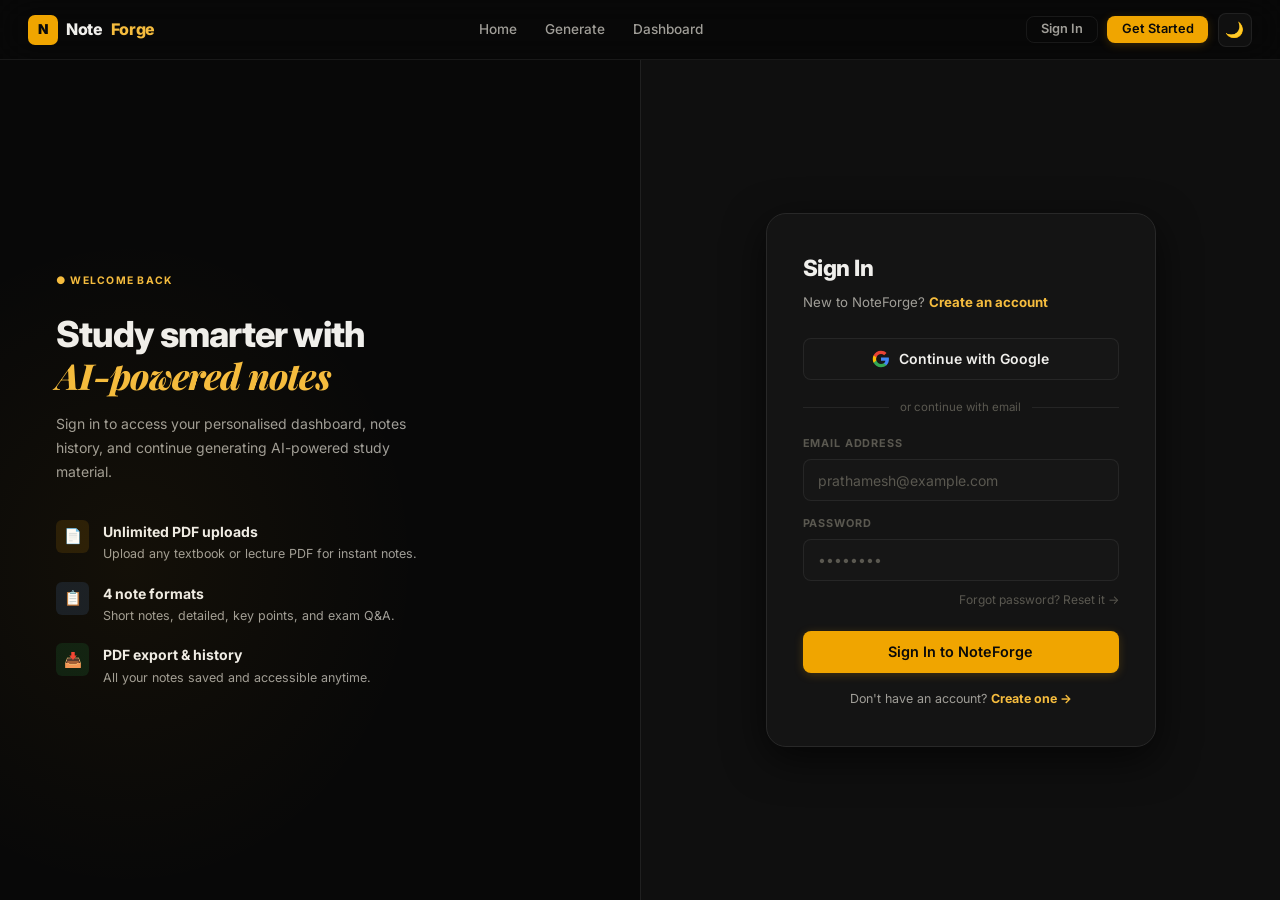
<file: index.html>
<!DOCTYPE html>
<html lang="en" data-theme="dark">
<head>
  <meta charset="UTF-8">
  <meta name="viewport" content="width=device-width, initial-scale=1.0">
  <meta name="description" content="Sign in or create your NoteForge account — AI-powered study notes.">
  <title>NoteForge — Sign In / Create Account</title>
  <link rel="icon" type="image/svg+xml" href="data:image/svg+xml,<svg xmlns='http://www.w3.org/2000/svg' viewBox='0 0 100 100'><rect width='100' height='100' rx='18' fill='%23f0a500'/><text y='.85em' font-size='68' x='16' fill='%230a0a0a' font-weight='900' font-family='Arial'>N</text></svg>">
  <link rel="stylesheet" href="assets/css/style.css">
  <!-- Theme must apply before any rendering to prevent flash -->
  <script>
    document.documentElement.dataset.theme = localStorage.getItem('nf-theme') || 'dark';
  </script>
</head>
<body>

<!-- ── NAVBAR ─────────────────────────────────────────────── -->
<nav class="navbar">
  <a class="navbar-brand" href="landing.html">
    <div class="navbar-brand-icon">N</div>
    Note<span>Forge</span>
  </a>
  <div class="navbar-links">
    <button class="navbar-link" onclick="window.location.href='landing.html'">Home</button>
    <button class="navbar-link" onclick="window.location.href='generate.html'">Generate</button>
    <button class="navbar-link" onclick="window.location.href='dashboard.html'">Dashboard</button>
  </div>
  <div class="navbar-actions">
    <button class="btn btn-ghost btn-sm" id="nav-signin-btn">Sign In</button>
    <button class="btn btn-primary btn-sm" id="nav-register-btn">Get Started</button>
    <button class="theme-toggle" id="theme-toggle" aria-label="Toggle theme">🌙</button>
  </div>
</nav>

<!-- ══════════════════════════════════════════════════════════
     SIGN IN PANEL
══════════════════════════════════════════════════════════ -->
<div class="auth-page" id="login-page">
  <!-- Left marketing panel -->
  <div class="auth-left">
    <div class="auth-eyebrow">● Welcome Back</div>
    <h2>Study smarter with<br><em>AI-powered notes</em></h2>
    <p class="auth-left-desc">
      Sign in to access your personalised dashboard, notes history, and
      continue generating AI-powered study material.
    </p>
    <div class="auth-perks">
      <div class="auth-perk">
        <div class="auth-perk-icon" style="background:rgba(240,165,0,.12);color:var(--gold-light)">📄</div>
        <div>
          <div class="auth-perk-title">Unlimited PDF uploads</div>
          <div class="auth-perk-desc">Upload any textbook or lecture PDF for instant notes.</div>
        </div>
      </div>
      <div class="auth-perk">
        <div class="auth-perk-icon" style="background:rgba(96,165,250,.12);color:var(--info)">📋</div>
        <div>
          <div class="auth-perk-title">4 note formats</div>
          <div class="auth-perk-desc">Short notes, detailed, key points, and exam Q&amp;A.</div>
        </div>
      </div>
      <div class="auth-perk">
        <div class="auth-perk-icon" style="background:rgba(34,197,94,.12);color:var(--success)">📥</div>
        <div>
          <div class="auth-perk-title">PDF export &amp; history</div>
          <div class="auth-perk-desc">All your notes saved and accessible anytime.</div>
        </div>
      </div>
    </div>
  </div>
  <!-- Right form panel -->
  <div class="auth-right">
    <div class="auth-box">
      <h1 class="auth-box-title">Sign In</h1>
      <p class="auth-box-sub">
        New to NoteForge?
        <button class="auth-link" id="goto-register-1">Create an account</button>
      </p>

      <!-- Google SSO placeholder -->
      <button class="google-btn" id="google-signin-btn" type="button">
        <svg class="google-icon" viewBox="0 0 24 24"><path d="M22.56 12.25c0-.78-.07-1.53-.2-2.25H12v4.26h5.92c-.26 1.37-1.04 2.53-2.21 3.31v2.77h3.57c2.08-1.92 3.28-4.74 3.28-8.09z" fill="#4285F4"/><path d="M12 23c2.97 0 5.46-.98 7.28-2.66l-3.57-2.77c-.98.66-2.23 1.06-3.71 1.06-2.86 0-5.29-1.93-6.16-4.53H2.18v2.84C3.99 20.53 7.7 23 12 23z" fill="#34A853"/><path d="M5.84 14.09c-.22-.66-.35-1.36-.35-2.09s.13-1.43.35-2.09V7.07H2.18C1.43 8.55 1 10.22 1 12s.43 3.45 1.18 4.93l2.85-2.22.81-.62z" fill="#FBBC05"/><path d="M12 5.38c1.62 0 3.06.56 4.21 1.64l3.15-3.15C17.45 2.09 14.97 1 12 1 7.7 1 3.99 3.47 2.18 7.07l3.66 2.84c.87-2.6 3.3-4.53 6.16-4.53z" fill="#EA4335"/></svg>
        Continue with Google
      </button>

      <div class="auth-divider">or continue with email</div>

      <form class="auth-form" id="login-form" novalidate>
        <div class="form-group">
          <label class="form-label" for="login-email">Email Address</label>
          <input class="form-input" type="email" id="login-email" name="email"
            placeholder="prathamesh@example.com" autocomplete="email" required>
          <span class="form-error" id="login-email-error"></span>
        </div>
        <div class="form-group">
          <label class="form-label" for="login-password">Password</label>
          <input class="form-input" type="password" id="login-password" name="password"
            placeholder="••••••••" autocomplete="current-password" required>
          <span class="form-error" id="login-password-error"></span>
          <div class="forgot-link" id="forgot-link">Forgot password? Reset it →</div>
        </div>
        <div id="login-general-error" class="form-error" role="alert"></div>
        <button type="submit" class="btn btn-primary auth-submit" id="login-btn">
          <span id="login-btn-text">Sign In to NoteForge</span>
          <div class="spinner" id="login-spinner" style="display:none"></div>
        </button>
      </form>

      <p class="auth-footer">
        Don't have an account?
        <button class="auth-link" id="goto-register-2">Create one →</button>
      </p>
    </div>
  </div>
</div>

<!-- ══════════════════════════════════════════════════════════
     CREATE ACCOUNT PANEL
══════════════════════════════════════════════════════════ -->
<div class="auth-page" id="register-page" style="display:none">
  <!-- Left marketing panel -->
  <div class="auth-left">
    <div class="auth-eyebrow">● Get Started Free</div>
    <h2>Your AI study<br><em>companion awaits</em></h2>
    <p class="auth-left-desc">
      Join thousands of students using NoteForge to generate structured notes,
      key concepts, and exam questions automatically.
    </p>
    <div class="auth-perks">
      <div class="auth-perk">
        <div class="auth-perk-icon" style="background:rgba(240,165,0,.12);color:var(--gold-light)">🆓</div>
        <div>
          <div class="auth-perk-title">Free to start</div>
          <div class="auth-perk-desc">30 note generations per month, no credit card needed.</div>
        </div>
      </div>
      <div class="auth-perk">
        <div class="auth-perk-icon" style="background:rgba(96,165,250,.12);color:var(--info)">⚡</div>
        <div>
          <div class="auth-perk-title">Instant results</div>
          <div class="auth-perk-desc">Notes generated in seconds using state-of-the-art NLP.</div>
        </div>
      </div>
      <div class="auth-perk">
        <div class="auth-perk-icon" style="background:rgba(34,197,94,.12);color:var(--success)">🔒</div>
        <div>
          <div class="auth-perk-title">Secure &amp; private</div>
          <div class="auth-perk-desc">Your documents are encrypted and never shared.</div>
        </div>
      </div>
    </div>
  </div>
  <!-- Right form panel -->
  <div class="auth-right">
    <div class="auth-box">
      <h1 class="auth-box-title">Create Account</h1>
      <p class="auth-box-sub">
        Already have an account?
        <button class="auth-link" id="goto-login-1">Sign in</button>
      </p>

      <!-- Google SSO placeholder -->
      <button class="google-btn" id="google-register-btn" type="button">
        <svg class="google-icon" viewBox="0 0 24 24"><path d="M22.56 12.25c0-.78-.07-1.53-.2-2.25H12v4.26h5.92c-.26 1.37-1.04 2.53-2.21 3.31v2.77h3.57c2.08-1.92 3.28-4.74 3.28-8.09z" fill="#4285F4"/><path d="M12 23c2.97 0 5.46-.98 7.28-2.66l-3.57-2.77c-.98.66-2.23 1.06-3.71 1.06-2.86 0-5.29-1.93-6.16-4.53H2.18v2.84C3.99 20.53 7.7 23 12 23z" fill="#34A853"/><path d="M5.84 14.09c-.22-.66-.35-1.36-.35-2.09s.13-1.43.35-2.09V7.07H2.18C1.43 8.55 1 10.22 1 12s.43 3.45 1.18 4.93l2.85-2.22.81-.62z" fill="#FBBC05"/><path d="M12 5.38c1.62 0 3.06.56 4.21 1.64l3.15-3.15C17.45 2.09 14.97 1 12 1 7.7 1 3.99 3.47 2.18 7.07l3.66 2.84c.87-2.6 3.3-4.53 6.16-4.53z" fill="#EA4335"/></svg>
        Sign up with Google
      </button>

      <div class="auth-divider">or create with email</div>

      <form class="auth-form" id="register-form" novalidate>
        <div class="form-group">
          <label class="form-label" for="reg-name">Full Name</label>
          <input class="form-input" type="text" id="reg-name" name="username"
            placeholder="Prathamesh Sakaji" autocomplete="name" required minlength="3">
          <span class="form-error" id="reg-name-error"></span>
        </div>
        <div class="form-group">
          <label class="form-label" for="reg-email">Email Address</label>
          <input class="form-input" type="email" id="reg-email" name="email"
            placeholder="prathamesh@example.com" autocomplete="email" required>
          <span class="form-error" id="reg-email-error"></span>
        </div>
        <div class="form-group">
          <label class="form-label" for="reg-password">Password</label>
          <input class="form-input" type="password" id="reg-password" name="password"
            placeholder="Min. 8 characters" autocomplete="new-password" required minlength="8">
          <span class="form-error" id="reg-password-error"></span>
        </div>
        <div id="reg-general-error" class="form-error" role="alert"></div>
        <button type="submit" class="btn btn-primary auth-submit" id="reg-btn">
          <span id="reg-btn-text">Create Free Account</span>
          <div class="spinner" id="reg-spinner" style="display:none"></div>
        </button>
      </form>

      <p class="auth-terms">
        By signing up, you agree to our <a href="#">Terms</a> &middot; <a href="#">Privacy Policy</a>
      </p>
    </div>
  </div>
</div>

<!-- ========================================== -->
<!-- FORGOT PASSWORD PAGE -->
<!-- ========================================== -->
<div class="auth-page" id="forgot-page" style="display:none">
  <div class="auth-left">
    <div class="auth-eyebrow">● Account Recovery</div>
    <h2>Lost your password?<br><em>We've got you</em></h2>
    <p class="auth-left-desc">
      Enter the email address associated with your account and we'll send you a link to reset your password.
    </p>
  </div>
  <div class="auth-right">
    <div class="auth-box">
      <h1 class="auth-box-title">Reset Password</h1>
      <p class="auth-box-sub">
        Remembered it?
        <button class="auth-link" id="goto-login-from-forgot">Sign in</button>
      </p>

      <form class="auth-form" id="forgot-form" novalidate style="margin-top:2rem">
        <div class="form-group">
          <label class="form-label" for="forgot-email">Email Address</label>
          <input class="form-input" type="email" id="forgot-email" name="email"
            placeholder="prathamesh@example.com" autocomplete="email" required>
          <span class="form-error" id="forgot-email-error"></span>
        </div>
        <div id="forgot-general-error" class="form-error" role="alert"></div>
        <div id="forgot-success-msg" style="display:none; color:var(--success); font-size:0.9rem; margin-bottom:1rem; padding:1rem; background:rgba(34,197,94,0.1); border-radius:8px; line-height:1.4; word-break:break-all;"></div>
        <button type="submit" class="btn btn-primary auth-submit" id="forgot-btn">
          <span id="forgot-btn-text">Send Reset Link</span>
          <div class="spinner" id="forgot-spinner" style="display:none"></div>
        </button>
      </form>
    </div>
  </div>
</div>

<!-- ========================================== -->
<!-- ENTER NEW PASSWORD PAGE (Reset via token) -->
<!-- ========================================== -->
<div class="auth-page" id="reset-page" style="display:none">
  <div class="auth-left">
    <div class="auth-eyebrow">● Account Security</div>
    <h2>Secure your<br><em>account</em></h2>
    <p class="auth-left-desc">
      Please enter a new, strong password for your NoteForge account.
    </p>
  </div>
  <div class="auth-right">
    <div class="auth-box">
      <h1 class="auth-box-title">Create New Password</h1>
      <p class="auth-box-sub">
        Choose a strong password with at least 8 characters.
      </p>

      <form class="auth-form" id="reset-form" novalidate style="margin-top:2rem">
        <input type="hidden" id="reset-token" name="token">
        <div class="form-group">
          <label class="form-label" for="reset-password">New Password</label>
          <input class="form-input" type="password" id="reset-password" name="password"
            placeholder="Min. 8 characters" autocomplete="new-password" required minlength="8">
          <span class="form-error" id="reset-password-error"></span>
        </div>
        <div id="reset-general-error" class="form-error" role="alert"></div>
        <button type="submit" class="btn btn-primary auth-submit" id="reset-btn">
          <span id="reset-btn-text">Update Password</span>
          <div class="spinner" id="reset-spinner" style="display:none"></div>
        </button>
      </form>
    </div>
  </div>
</div>


<div id="toast-container" role="status" aria-live="polite"></div>

<!-- ── SCRIPTS: api.js MUST load first ────────────────────── -->
<script src="assets/js/api.js?v=3"></script>
<script>
// ============================================================
//  NoteForge Auth Page — Self-Contained Logic
//  Loaded AFTER api.js so API object is always available
// ============================================================

// ── 1. Toast helper ────────────────────────────────────────
function showToast(msg, type) {
  const icons = { success:'✓', error:'✕', info:'ℹ' };
  const c = document.getElementById('toast-container');
  const t = document.createElement('div');
  t.className = 'toast toast-' + (type || 'info');
  t.innerHTML = '<span style="font-weight:800">' + (icons[type]||'•') + '</span><span>' + msg + '</span>';
  c.appendChild(t);
  setTimeout(function() {
    t.classList.add('hiding');
    setTimeout(function() { t.remove(); }, 350);
  }, 3500);
}

// ── 2. Form error helpers ──────────────────────────────────
function showFieldError(id, msg) {
  var el = document.getElementById(id);
  if (!el) return;
  el.textContent = msg;
  el.style.display = 'block';
}
function clearAllErrors() {
  document.querySelectorAll('.form-error').forEach(function(el) {
    el.textContent = '';
    el.style.display = 'none';
  });
}
function setSubmitting(id, spinId, txtId, busy, busyLabel, idleLabel) {
  var btn  = document.getElementById(id);
  var spin = document.getElementById(spinId);
  var txt  = document.getElementById(txtId);
  if (btn)  btn.disabled        = busy;
  if (spin) spin.style.display  = busy ? '' : 'none';
  if (txt)  txt.textContent     = busy ? busyLabel : idleLabel;
}

// ── 3. Page switching ──────────────────────────────────────
function showPage(page) {
  var lp = document.getElementById('login-page');
  var rp = document.getElementById('register-page');
  var fp = document.getElementById('forgot-page');
  var rs = document.getElementById('reset-page');

  if(lp) lp.style.display = (page === 'login') ? 'grid' : 'none';
  if(rp) rp.style.display = (page === 'register') ? 'grid' : 'none';
  if(fp) fp.style.display = (page === 'forgot') ? 'grid' : 'none';
  if(rs) rs.style.display = (page === 'reset') ? 'grid' : 'none';

  let newUrl = '?tab=' + page;
  
  // if we are showing reset page, keep the reset_token in URL
  const resetToken = new URLSearchParams(window.location.search).get('reset_token');
  if (page === 'reset' && resetToken) {
    newUrl = '?reset_token=' + resetToken;
  }
  
  history.replaceState(null, '', newUrl);
  clearAllErrors();
  window.scrollTo(0, 0);
}
// Expose globally for any legacy calls
window.showPage  = showPage;
window.switchTab = showPage;

// ── 4. Theme toggle ────────────────────────────────────────
var tog  = document.getElementById('theme-toggle');
var html = document.documentElement;
tog.textContent = html.dataset.theme === 'dark' ? '🌙' : '☀️';
tog.onclick = function() {
  var n = html.dataset.theme === 'dark' ? 'light' : 'dark';
  html.dataset.theme = n;
  localStorage.setItem('nf-theme', n);
  tog.textContent = n === 'dark' ? '🌙' : '☀️';
};

// ── 5. Wire nav & switch buttons ───────────────────────────
document.getElementById('nav-signin-btn')  .onclick = function() { showPage('login');    };
document.getElementById('nav-register-btn').onclick = function() { showPage('register'); };
document.getElementById('goto-register-1') .onclick = function() { showPage('register'); };
document.getElementById('goto-register-2') .onclick = function() { showPage('register'); };
document.getElementById('goto-login-1')    .onclick = function() { showPage('login');    };

var forgotLink = document.getElementById('forgot-link');
if(forgotLink) {
    forgotLink.onclick = function() {
        showPage('forgot');
    };
}

var gotoLoginForgot = document.getElementById('goto-login-from-forgot');
if(gotoLoginForgot) {
    gotoLoginForgot.onclick = function() {
        showPage('login');
    };
}

// ── 6. Google button placeholders ─────────────────────────
document.getElementById('google-signin-btn')  .onclick = function() {
  showToast('Google Sign-In is not yet configured. Please use email/password.', 'info');
};
document.getElementById('google-register-btn').onclick = function() {
  showToast('Google Sign-Up is not yet configured. Please use email/password.', 'info');
};

// ── 7. Read ?tab= from URL and init page ──────────────────
var urlParams = new URLSearchParams(window.location.search);
var initTab = urlParams.get('tab');
var resetToken = urlParams.get('reset_token');

if (resetToken) {
    document.getElementById('reset-token').value = resetToken;
    showPage('reset');
} else {
    showPage(initTab === 'register' ? 'register' : 'login');
}

// ── 8. Check if already logged in (background, non-blocking) ──
var dest = (new URLSearchParams(window.location.search)).get('redirect') || 'dashboard.html';
API.auth.me().then(function() {
  window.location.replace(dest);
}).catch(function() { /* Not logged in — stay on page */ });

// ══════════════════════════════════════════════════════════
//  LOGIN FORM SUBMIT
// ══════════════════════════════════════════════════════════
document.getElementById('login-form').onsubmit = async function(e) {
  e.preventDefault();
  clearAllErrors();

  var email    = document.getElementById('login-email').value.trim();
  var password = document.getElementById('login-password').value;

  // Client-side validation
  var ok = true;
  if (!email || !/\S+@\S+\.\S+/.test(email)) {
    showFieldError('login-email-error', 'Please enter a valid email address.');
    ok = false;
  }
  if (!password) {
    showFieldError('login-password-error', 'Password is required.');
    ok = false;
  }
  if (!ok) return;

  setSubmitting('login-btn', 'login-spinner', 'login-btn-text',
    true, 'Signing in…', 'Sign In to NoteForge');

  try {
    const res = await API.auth.login({ email: email, password: password });
    showToast('Welcome back! Redirecting to dashboard…', 'success');
    var is_admin = res.data && res.data.is_admin;
    var finalDest = (is_admin && dest === 'dashboard.html') ? 'dashboard.html?view=admin-dashboard' : dest;
    setTimeout(function() { window.location.replace(finalDest); }, 900);
  } catch (err) {
    setSubmitting('login-btn', 'login-spinner', 'login-btn-text',
      false, '', 'Sign In to NoteForge');

    if (err.errors) {
      Object.entries(err.errors).forEach(function(entry) {
        var f = entry[0], m = entry[1];
        showFieldError('login-' + f + '-error', Array.isArray(m) ? m[0] : m);
      });
    } else {
      showFieldError('login-general-error',
        err.message || 'Login failed. Please check your credentials and try again.');
    }
  }
};

// ══════════════════════════════════════════════════════════
//  REGISTER FORM SUBMIT
// ══════════════════════════════════════════════════════════
document.getElementById('register-form').onsubmit = async function(e) {
  e.preventDefault();
  clearAllErrors();

  var username = document.getElementById('reg-name').value.trim();
  var email    = document.getElementById('reg-email').value.trim();
  var password = document.getElementById('reg-password').value;

  // Client-side validation
  var ok = true;
  if (!username || username.length < 3) {
    showFieldError('reg-name-error', 'Full name must be at least 3 characters.');
    ok = false;
  }
  if (!email || !/\S+@\S+\.\S+/.test(email)) {
    showFieldError('reg-email-error', 'Please enter a valid email address.');
    ok = false;
  }
  if (!password || password.length < 8) {
    showFieldError('reg-password-error', 'Password must be at least 8 characters.');
    ok = false;
  }
  if (!ok) return;

  setSubmitting('reg-btn', 'reg-spinner', 'reg-btn-text',
    true, 'Creating account…', 'Create Free Account');

  try {
    await API.auth.register({ username: username, email: email, password: password });
    showToast('Account created! Taking you to the dashboard…', 'success');
    setTimeout(function() { window.location.replace('dashboard.html'); }, 900);
  } catch (err) {
    setSubmitting('reg-btn', 'reg-spinner', 'reg-btn-text',
      false, '', 'Create Free Account');

    var fieldMap = { username:'reg-name', email:'reg-email', password:'reg-password' };
    if (err.errors) {
      Object.entries(err.errors).forEach(function(entry) {
        var f = entry[0], m = entry[1];
        var errId = (fieldMap[f] || ('reg-' + f)) + '-error';
        showFieldError(errId, Array.isArray(m) ? m[0] : m);
      });
    } else {
      showFieldError('reg-general-error',
        err.message || 'Registration failed. Please try again.');
    }
  }
};

// ══════════════════════════════════════════════════════════
//  FORGOT PASSWORD FORM SUBMIT
// ══════════════════════════════════════════════════════════
var forgotForm = document.getElementById('forgot-form');
if (forgotForm) {
  forgotForm.onsubmit = async function(e) {
    e.preventDefault();
    clearAllErrors();
    document.getElementById('forgot-success-msg').style.display = 'none';

    var email = document.getElementById('forgot-email').value.trim();
    if (!email || !/\S+@\S+\.\S+/.test(email)) {
      showFieldError('forgot-email-error', 'Please enter a valid email address.');
      return;
    }

    setSubmitting('forgot-btn', 'forgot-spinner', 'forgot-btn-text',
      true, 'Sending…', 'Send Reset Link');

    try {
      const res = await API.auth.forgotPassword({ email: email });
      setSubmitting('forgot-btn', 'forgot-spinner', 'forgot-btn-text', false, '', 'Send Reset Link');
      
      var successEl = document.getElementById('forgot-success-msg');
      successEl.innerHTML = '<strong>' + res.message + '</strong><br><br><a href="' + res.data.reset_link + '" style="color:var(--primary);text-decoration:underline;">Click here to reset your password</a>';
      successEl.style.display = 'block';
    } catch (err) {
      setSubmitting('forgot-btn', 'forgot-spinner', 'forgot-btn-text', false, '', 'Send Reset Link');
      if (err.errors) {
        Object.entries(err.errors).forEach(function(entry) {
          var f = entry[0], m = entry[1];
          showFieldError('forgot-' + f + '-error', Array.isArray(m) ? m[0] : m);
        });
      } else {
        showFieldError('forgot-general-error', err.message || 'Failed to send reset link.');
      }
    }
  };
}

// ══════════════════════════════════════════════════════════
//  RESET PASSWORD FORM SUBMIT
// ══════════════════════════════════════════════════════════
var resetForm = document.getElementById('reset-form');
if (resetForm) {
  resetForm.onsubmit = async function(e) {
    e.preventDefault();
    clearAllErrors();

    var token = document.getElementById('reset-token').value;
    var password = document.getElementById('reset-password').value;

    if (!password || password.length < 8) {
      showFieldError('reset-password-error', 'Password must be at least 8 characters.');
      return;
    }

    setSubmitting('reset-btn', 'reset-spinner', 'reset-btn-text',
      true, 'Updating…', 'Update Password');

    try {
      const res = await API.auth.resetPassword({ token: token, password: password });
      setSubmitting('reset-btn', 'reset-spinner', 'reset-btn-text', false, '', 'Update Password');
      showToast(res.message, 'success');
      
      // Redirect to login after successful reset
      setTimeout(function() {
        window.location.replace('index.html?tab=login');
      }, 1500);
    } catch (err) {
      setSubmitting('reset-btn', 'reset-spinner', 'reset-btn-text', false, '', 'Update Password');
      if (err.errors) {
        Object.entries(err.errors).forEach(function(entry) {
          var f = entry[0], m = entry[1];
          showFieldError('reset-' + f + '-error', Array.isArray(m) ? m[0] : m);
        });
      } else {
        showFieldError('reset-general-error', err.message || 'Failed to reset password.');
      }
    }
  };
}
</script>
</body>
</html>
</file>
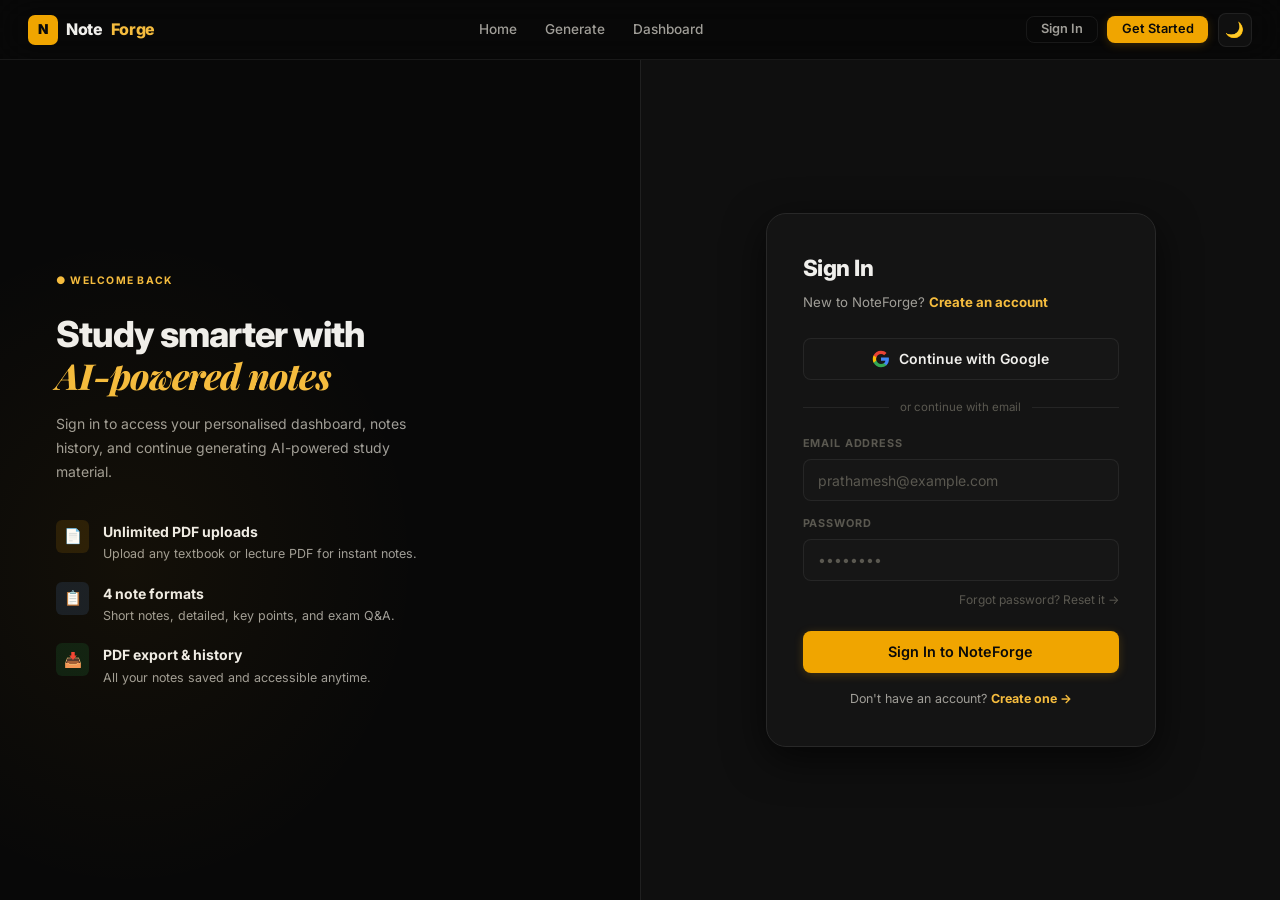
<file: dashboard.html>
<!DOCTYPE html>
<html lang="en" data-theme="dark">

<head>
  <meta charset="UTF-8">
  <meta name="viewport" content="width=device-width, initial-scale=1.0">
  <meta name="description" content="NoteForge Dashboard — your AI-generated study notes.">
  <title>Dashboard — NoteForge</title>
  <link rel="icon" type="image/svg+xml"
    href="data:image/svg+xml,<svg xmlns='http://www.w3.org/2000/svg' viewBox='0 0 100 100'><rect width='100' height='100' rx='18' fill='%23f0a500'/><text y='.85em' font-size='68' x='16' fill='%230a0a0a' font-weight='900' font-family='Arial'>N</text></svg>">
  <link rel="stylesheet" href="assets/css/style.css">
  <style>
    /* ── Skeleton loader ─────────────────────────────────── */
    .skel {
      background: linear-gradient(90deg, var(--bg-2) 25%, var(--bg-3) 50%, var(--bg-2) 75%);
      background-size: 200% 100%;
      animation: skelShimmer 1.4s infinite;
      border-radius: var(--r-sm);
    }

    @keyframes skelShimmer {
      0% {
        background-position: 200% 0
      }

      100% {
        background-position: -200% 0
      }
    }

    .skel-line {
      height: 14px;
      margin-bottom: 8px;
    }

    .skel-block {
      height: 50px;
    }

    /* Loading overlay */
    #dash-loading {
      position: fixed;
      inset: 0;
      z-index: 9000;
      background: var(--bg-0);
      display: flex;
      flex-direction: column;
      align-items: center;
      justify-content: center;
      gap: 1rem;
    }

    .load-logo {
      font-size: 2rem;
      font-weight: 900;
      letter-spacing: -.03em;
    }

    .load-logo span {
      color: var(--gold-light);
    }

    .load-sub {
      font-size: .82rem;
      color: var(--tx-3);
    }
  </style>
  <script>
    (() => { document.documentElement.dataset.theme = localStorage.getItem('nf-theme') || 'dark'; })();
  </script>
</head>

<body>

  <!-- Loading overlay (shown until data loads) -->
  <div id="dash-loading">
    <div class="spinner spinner-lg" style="border-top-color:var(--gold)"></div>
    <div class="load-logo">Note<span>Forge</span></div>
    <div class="load-sub">Loading your dashboard…</div>
  </div>

  <div class="sidebar-overlay" id="sidebar-overlay" onclick="closeSidebar()"></div>

  <!-- ── NAVBAR ─────────────────────────────────────────────── -->
  <nav class="navbar" id="navbar" style="opacity:0;transition:opacity .3s">
    <div style="display:flex;align-items:center;gap:.65rem">
      <button class="btn-icon" id="hamburger-btn" onclick="toggleSidebar()" aria-label="Menu" style="display:none">
        <svg width="16" height="16" viewBox="0 0 16 16" fill="currentColor">
          <rect y="2" width="16" height="2" rx="1" />
          <rect y="7" width="16" height="2" rx="1" />
          <rect y="12" width="16" height="2" rx="1" />
        </svg>
      </button>
      <a class="navbar-brand" href="landing.html">
        <div class="navbar-brand-icon">N</div>
        Note<span>Forge</span>
      </a>
    </div>
    <div class="navbar-links">
      <button class="navbar-link" onclick="window.location.href='landing.html'">Home</button>
      <button class="navbar-link" onclick="window.location.href='generate.html'">Generate</button>
      <button class="navbar-link active">Dashboard</button>
    </div>
    <div class="navbar-actions">
      <div style="font-size:.8rem;color:var(--tx-2);font-weight:600" id="nav-welcome"></div>
      <button class="btn btn-primary btn-sm" onclick="window.location.href='generate.html'">✦ Generate</button>
      <button class="btn btn-ghost btn-sm" onclick="doLogout()" id="logout-btn">Sign Out</button>
      <button class="theme-toggle" id="theme-toggle" aria-label="Toggle theme">🌙</button>
    </div>
  </nav>

  <!-- ── APP LAYOUT ─────────────────────────────────────────── -->
  <div class="app-layout">

    <!-- SIDEBAR -->
    <aside class="sidebar" id="sidebar" style="opacity:0;transition:opacity .3s">
      <nav class="sidebar-nav">
        <div class="nav-section-label">Main</div>
        <button class="nav-item active" id="nav-overview" onclick="showView('overview')">
          <span class="nav-icon">📊</span> Overview
        </button>
        <button class="nav-item" onclick="window.location.href='generate.html'">
          <span class="nav-icon">✦</span> Generate Notes
        </button>

        <div class="nav-section-label" style="margin-top:.25rem">Library</div>
        <button class="nav-item" id="nav-notes" onclick="showView('notes')">
          <span class="nav-icon">📝</span> My Notes
          <span class="nav-badge" id="count-notes">—</span>
        </button>
        <button class="nav-item" id="nav-uploads" onclick="showView('uploads')">
          <span class="nav-icon">📎</span> Uploads
          <span class="nav-badge" id="count-uploads">—</span>
        </button>
        <button class="nav-item" id="nav-qa" onclick="showView('qa')">
          <span class="nav-icon">❓</span> Q&amp;A Bank
          <span class="nav-badge" id="count-qa">—</span>
        </button>
        <button class="nav-item" id="nav-downloads" onclick="showView('downloads')">
          <span class="nav-icon">📥</span> Downloads
          <span class="nav-badge" id="count-downloads">—</span>
        </button>

        <div class="nav-section-label" style="margin-top:.25rem">Account</div>
        <button class="nav-item" id="nav-settings" onclick="showView('settings')">
          <span class="nav-icon">⚙️</span> Settings
        </button>
        <div class="nav-section-label" id="section-admin" style="display:none; margin-top:.25rem; color:var(--danger)">
          Admin Controls</div>
        <button class="nav-item" id="nav-admin-dashboard" style="display:none; color:var(--danger);"
          onclick="showView('admin-dashboard')">
          <span class="nav-icon">📊</span> Platform Stats
        </button>
        <button class="nav-item" id="nav-admin-users" style="display:none; color:var(--danger);"
          onclick="showView('admin-users')">
          <span class="nav-icon">👥</span> Manage Users
        </button>
        <div class="nav-section-label" style="margin-top:.25rem"></div>
        <button class="nav-item" onclick="doLogout()" style="color:var(--danger)">
          <span class="nav-icon">🚪</span> Sign Out
        </button>
      </nav>

      <div class="sidebar-bottom">
        <div class="usage-label">
          <span>Monthly usage</span>
          <span id="sb-usage">— / 30</span>
        </div>
        <div class="usage-track">
          <div class="usage-fill" id="sb-usage-bar" style="width:0%"></div>
        </div>
        <div class="usage-sub" id="sb-usage-sub">Free Tier</div>
      </div>
    </aside>

    <!-- MAIN CONTENT -->
    <div class="main-content">
      <main class="main-body" id="main-body" style="opacity:0;transition:opacity .3s">

        <!-- ═══════ OVERVIEW ═══════ -->
        <div id="view-overview">
          <div class="page-header">
            <div class="page-header-row">
              <h1 class="page-h1">Dashboard</h1>
              <button class="btn btn-primary btn-sm" onclick="window.location.href='generate.html'" id="dash-gen-btn">✦
                Generate Notes</button>
            </div>
            <p class="page-sub" id="dash-welcome-sub">Loading your study activity…</p>
          </div>

          <!-- Stats -->
          <div class="stats-grid">
            <div class="stat-card">
              <div class="stat-top">
                <div class="stat-icon">📝</div>
                <div class="stat-delta" id="st-delta-notes" style="visibility:hidden">+0</div>
              </div>
              <div class="stat-value" id="st-notes">—</div>
              <div class="stat-label">Total Notes</div>
            </div>
            <div class="stat-card">
              <div class="stat-top">
                <div class="stat-icon">📎</div>
                <div class="stat-delta" id="st-delta-uploads" style="visibility:hidden">+0</div>
              </div>
              <div class="stat-value" id="st-uploads">—</div>
              <div class="stat-label">AI Requests</div>
            </div>
            <div class="stat-card">
              <div class="stat-top">
                <div class="stat-icon">📥</div>
                <div class="stat-delta" id="st-delta-dl" style="visibility:hidden">+0</div>
              </div>
              <div class="stat-value" id="st-words">—</div>
              <div class="stat-label">Words Processed</div>
            </div>
            <div class="stat-card">
              <div class="stat-top">
                <div class="stat-icon">❓</div>
                <div class="stat-delta" id="st-delta-qa" style="visibility:hidden">+0</div>
              </div>
              <div class="stat-value" id="st-qa">—</div>
              <div class="stat-label">Key Points Generated</div>
            </div>
          </div>

          <!-- Recent notes table -->
          <div class="section-card">
            <div class="section-card-hd">
              <div class="section-card-title">Recent Notes</div>
              <button class="btn btn-ghost btn-sm" onclick="showView('notes')" id="view-all-btn">View All →</button>
            </div>
            <div style="overflow-x:auto">
              <table class="notes-table" id="recent-table" aria-label="Recent notes">
                <thead>
                  <tr>
                    <th>Title</th>
                    <th>Category</th>
                    <th>Words</th>
                    <th>Date</th>
                    <th>Actions</th>
                  </tr>
                </thead>
                <tbody id="recent-tbody">
                  <!-- Populated by JS -->
                </tbody>
              </table>
            </div>
            <div id="recent-empty" class="empty-state" style="display:none;padding:2rem">
              <div class="empty-icon">📄</div>
              <div class="empty-title">No notes yet</div>
              <div class="empty-desc">Generate your first note to see it here.</div>
              <button class="btn btn-primary btn-sm" style="margin-top:.75rem"
                onclick="window.location.href='generate.html'">Generate Now →</button>
            </div>
          </div>

          <!-- Bottom 2-col -->
          <div class="dash-bottom">
            <!-- Activity -->
            <div class="section-card">
              <div class="section-card-hd">
                <div class="section-card-title">Recent Activity</div>
              </div>
              <div class="activity-list" id="activity-list">
                <!-- Populated by JS -->
              </div>
              <div id="activity-empty" class="empty-state" style="display:none;padding:1.5rem">
                <div class="empty-desc">No activity yet.</div>
              </div>
            </div>
            <!-- Quick stats -->
            <div class="section-card">
              <div class="section-card-hd">
                <div class="section-card-title">Account Summary</div>
              </div>
              <div class="qstat-list">
                <div class="qstat-row">
                  <span class="qstat-label">Username</span>
                  <span class="qstat-val" id="qs-username">—</span>
                </div>
                <div class="qstat-row">
                  <span class="qstat-label">Email</span>
                  <span class="qstat-val" id="qs-email" style="font-size:.75rem">—</span>
                </div>
                <div class="qstat-row">
                  <span class="qstat-label">This month</span>
                  <span class="qstat-val gold" id="qs-monthly">— generations</span>
                </div>
                <div class="qstat-row">
                  <span class="qstat-label">Pinned notes</span>
                  <span class="qstat-val" id="qs-pinned">—</span>
                </div>
                <div class="qstat-row">
                  <span class="qstat-label">Words processed</span>
                  <span class="qstat-val" id="qs-words">—</span>
                </div>
                <div class="qstat-row">
                  <span class="qstat-label">Plan</span>
                  <span class="qstat-val gold">Free Tier</span>
                </div>
              </div>
            </div>
          </div>
        </div><!-- /view-overview -->

        <!-- ═══════ MY NOTES ═══════ -->
        <div id="view-notes" style="display:none">
          <div class="page-header">
            <div class="page-header-row">
              <h1 class="page-h1">My Notes</h1>
              <div style="display:flex;gap:.65rem;align-items:center">
                <div style="position:relative">
                  <span
                    style="position:absolute;left:.72rem;top:50%;transform:translateY(-50%);color:var(--tx-3);font-size:.8rem;pointer-events:none">🔍</span>
                  <input type="search" id="notes-search" placeholder="Search notes…"
                    style="padding:.48rem .9rem .48rem 2.1rem;background:var(--bg-2);border:1px solid var(--border);border-radius:var(--r-full);color:var(--tx-1);font-size:.82rem;width:220px;transition:border-color var(--base)"
                    oninput="debouncedSearch(this.value)" onfocus="this.style.borderColor='var(--gold)'"
                    onblur="this.style.borderColor='var(--border)'">
                </div>
                <button class="btn btn-primary btn-sm" onclick="window.location.href='generate.html'"
                  id="notes-gen-btn">✦ New Note</button>
              </div>
            </div>
            <p class="page-sub" id="notes-count-label">Loading…</p>
          </div>
          <!-- Notes grid -->
          <div class="notes-grid" id="notes-grid"></div>
          <!-- Loading skeleton -->
          <div id="notes-skeleton" style="display:none">
            <div class="notes-grid">
              ${[1,2,3,4,5,6].map(()=>`<div class="note-card" style="pointer-events:none">
                <div class="skel skel-line" style="width:70%"></div>
                <div class="skel skel-line" style="width:50%;margin-top:.35rem"></div>
                <div class="skel skel-block" style="margin-top:.5rem"></div>
              </div>`).join('')}
            </div>
          </div>
          <div id="notes-empty" class="empty-state" style="display:none">
            <div class="empty-icon">📭</div>
            <div class="empty-title">No notes found</div>
            <div class="empty-desc">Try a different search, or generate your first note.</div>
            <button class="btn btn-primary" style="margin-top:.75rem"
              onclick="window.location.href='generate.html'">Generate Notes →</button>
          </div>
          <!-- Pagination -->
          <div id="notes-pagination"
            style="display:flex;gap:.5rem;justify-content:center;padding:1.25rem 0;flex-wrap:wrap"></div>
        </div>

        <!-- ═══════ UPLOADS ═══════ -->
        <div id="view-uploads" style="display:none">
          <div class="page-header">
            <h1 class="page-h1">Uploads</h1>
            <p class="page-sub">PDFs and documents you've uploaded</p>
          </div>
          <div class="empty-state">
            <div class="empty-icon">📎</div>
            <div class="empty-title">No uploads yet</div>
            <div class="empty-desc">Upload a PDF on the Generate page to process it into notes.</div>
            <button class="btn btn-primary" style="margin-top:.75rem"
              onclick="window.location.href='generate.html'">Upload a PDF →</button>
          </div>
        </div>

        <!-- ═══════ Q&A ═══════ -->
        <div id="view-qa" style="display:none">
          <div class="page-header">
            <h1 class="page-h1">Q&amp;A Bank</h1>
            <p class="page-sub">Exam questions extracted from your notes</p>
          </div>
          <div id="qa-list"></div>
          <div id="qa-empty" class="empty-state">
            <div class="empty-icon">❓</div>
            <div class="empty-title">No Q&A yet</div>
            <div class="empty-desc">Generate notes with Key Points enabled to build your Q&A bank.</div>
          </div>
        </div>

        <!-- ═══════ DOWNLOADS ═══════ -->
        <div id="view-downloads" style="display:none">
          <div class="page-header">
            <h1 class="page-h1">Downloads</h1>
            <p class="page-sub">Your exported PDF notes</p>
          </div>
          <div class="empty-state">
            <div class="empty-icon">📥</div>
            <div class="empty-title">No downloads yet</div>
            <div class="empty-desc">Export any note as PDF from the View Note modal.</div>
          </div>
        </div>

        <!-- ═══════ SETTINGS ═══════ -->
        <div id="view-settings" style="display:none">
          <div class="page-header" style="margin-bottom: 2rem;">
            <h1 class="page-h1">Settings</h1>
            <p class="page-sub">Manage your account, preferences, and AI configurations</p>
          </div>

          <!-- Grid layout for settings -->
          <div
            style="display:grid; grid-template-columns: repeat(auto-fit, minmax(350px, 1fr)); gap: 1.5rem; max-width: 900px;">

            <!-- Column 1 -->
            <div style="display:flex;flex-direction:column;gap:1.5rem">
              <!-- Profile -->
              <div class="section-card">
                <div class="section-card-title"
                  style="margin-bottom:1rem; display:flex; align-items:center; justify-content:space-between;">
                  <span>Profile Details</span>
                  <div>
                    <button class="btn btn-ghost btn-xs" id="edit-profile-btn"
                      onclick="toggleProfileEdit()">Edit</button>
                    <button class="btn btn-primary btn-xs" id="save-profile-btn" style="display:none"
                      onclick="saveProfile()">Save</button>
                  </div>
                </div>
                <div
                  style="display:flex; align-items:center; gap: 1rem; margin-bottom: 1.5rem; padding-bottom: 1.5rem; border-bottom: 1px solid var(--border);">
                  <div
                    style="width: 60px; height: 60px; border-radius: 50%; background: var(--bg-3); display:flex; align-items:center; justify-content:center; font-size: 1.5rem; font-weight: bold; color: var(--gold);">
                    <span id="s-avatar">V</span>
                  </div>
                  <div>
                    <div style="font-weight: 600; font-size: 1.1rem; color: var(--tx-1);" id="s-display-name">User Name
                    </div>
                    <div style="font-size: 0.85rem; color: var(--gold);">Free Plan</div>
                  </div>
                </div>
                <div style="display:flex;flex-direction:column;gap:.7rem">
                  <div class="form-group">
                    <label class="form-label">Username</label>
                    <input class="form-input" id="s-username" readonly style="cursor:default;opacity:.7">
                  </div>
                  <div class="form-group">
                    <label class="form-label">Email address</label>
                    <input class="form-input" id="s-email" readonly style="cursor:default;opacity:.7">
                  </div>
                </div>
              </div>

              <!-- AI Preferences -->
              <div class="section-card">
                <div class="section-card-title" style="margin-bottom:1rem;">🤖 AI Preferences</div>
                <p style="font-size:.82rem;color:var(--tx-3);margin-bottom:1.25rem;">Customize how NoteForge generates
                  your study notes.</p>
                <div style="display:flex;flex-direction:column;gap:1rem">
                  <div class="form-group">
                    <label class="form-label">Default Summary Length</label>
                    <select class="form-input">
                      <option value="brief">Brief (~100 words)</option>
                      <option value="standard" selected>Standard (~200 words)</option>
                      <option value="comprehensive">Comprehensive (~400 words)</option>
                    </select>
                  </div>
                  <div class="form-group">
                    <label class="form-label">AI Output Tone</label>
                    <select class="form-input">
                      <option value="academic" selected>Academic & Formal</option>
                      <option value="casual">Casual & Conversational</option>
                      <option value="eli5">Explain Like I'm 5 (ELI5)</option>
                    </select>
                  </div>
                  <!-- Auto-tagging toggle -->
                  <div style="display:flex;align-items:center;justify-content:space-between; margin-top: .5rem;">
                    <div>
                      <div style="font-size:.875rem;font-weight:600">Auto-Tagging</div>
                      <div style="font-size:.78rem;color:var(--tx-3);margin-top:.1rem">Automatically assign tags to
                        generated notes</div>
                    </div>
                    <label class="toggle">
                      <input type="checkbox" checked>
                      <span class="toggle-track"></span>
                    </label>
                  </div>
                </div>
              </div>
            </div>

            <!-- Column 2 -->
            <div style="display:flex;flex-direction:column;gap:1.5rem">

              <!-- Display & Appearance -->
              <div class="section-card">
                <div class="section-card-title" style="margin-bottom:1rem;">Display & Appearance</div>
                <div style="display:flex;flex-direction:column;gap:1.25rem">
                  <div style="display:flex;align-items:center;justify-content:space-between">
                    <div>
                      <div style="font-size:.875rem;font-weight:600">Dark Mode</div>
                      <div style="font-size:.78rem;color:var(--tx-3);margin-top:.1rem">Toggle between dark and light
                        theme</div>
                    </div>
                    <label class="toggle">
                      <input type="checkbox" id="settings-theme-chk" checked onchange="onSettingsTheme(this)">
                      <span class="toggle-track"></span>
                    </label>
                  </div>
                  <div style="display:flex;align-items:center;justify-content:space-between">
                    <div>
                      <div style="font-size:.875rem;font-weight:600">Compact Layout</div>
                      <div style="font-size:.78rem;color:var(--tx-3);margin-top:.1rem">Reduce padding in tables and
                        lists</div>
                    </div>
                    <label class="toggle">
                      <input type="checkbox">
                      <span class="toggle-track"></span>
                    </label>
                  </div>
                </div>
              </div>

              <!-- Notifications -->
              <div class="section-card">
                <div class="section-card-title" style="margin-bottom:1rem;">Notifications</div>
                <div style="display:flex;flex-direction:column;gap:1.25rem">
                  <div style="display:flex;align-items:center;justify-content:space-between">
                    <div>
                      <div style="font-size:.875rem;font-weight:600">Weekly Study Highlights</div>
                      <div style="font-size:.78rem;color:var(--tx-3)">Receive a summary of notes generated this week
                      </div>
                    </div>
                    <label class="toggle">
                      <input type="checkbox" checked>
                      <span class="toggle-track"></span>
                    </label>
                  </div>
                  <div style="display:flex;align-items:center;justify-content:space-between">
                    <div>
                      <div style="font-size:.875rem;font-weight:600">Product Updates</div>
                      <div style="font-size:.78rem;color:var(--tx-3)">Hear about new AI features and platform updates
                      </div>
                    </div>
                    <label class="toggle">
                      <input type="checkbox">
                      <span class="toggle-track"></span>
                    </label>
                  </div>
                </div>
              </div>

              <!-- Data & Privacy -->
              <div class="section-card">
                <div class="section-card-title" style="margin-bottom:1rem;">Data & Privacy</div>
                <div style="display:flex; flex-direction:column; gap: 1rem;">
                  <button class="btn btn-ghost btn-sm"
                    style="justify-content: flex-start; width: 100%; border: 1px solid var(--border);"
                    onclick="Toast.info('Preparing data export...')">
                    📥 Export All Note Data (JSON/CSV)
                  </button>
                  <button class="btn btn-ghost btn-sm"
                    style="justify-content: flex-start; width: 100%; border: 1px solid var(--border);"
                    onclick="Toast.info('Cache cleared successfully.')">
                    🗑️ Clear App Cache
                  </button>
                </div>
              </div>

              <!-- Danger zone -->
              <div class="section-card" style="border-color:rgba(239,68,68,.3); background: rgba(239,68,68,.02);">
                <div class="section-card-title" style="margin-bottom:.75rem;color:var(--danger)">Danger Zone</div>
                <p style="font-size:.82rem;color:var(--tx-2);margin-bottom:1rem">Signing out will end your current
                  session. Deleting your account will permanently wipe all your generated notes.</p>
                <div style="display:flex; gap:.5rem;">
                  <button class="btn btn-danger btn-sm" style="flex:1;" onclick="doLogout()"
                    id="settings-logout-btn">Sign Out</button>
                  <button class="btn btn-ghost btn-sm"
                    style="color:var(--danger); border: 1px solid rgba(239,68,68,.3);"
                    onclick="if(confirm('Are you absolutely sure you want to delete your account?')) Toast.error('Account deletion is disabled in demo mode.')">Delete
                    Account</button>
                </div>
              </div>

            </div>
          </div>
        </div>

        <!-- ═══════ ADMIN DASHBOARD ═══════ -->
        <div id="view-admin-dashboard" style="display:none">
          <div class="page-header">
            <div class="page-header-row">
              <h1 class="page-h1" style="color:var(--danger)">System Overview</h1>
            </div>
            <p class="page-sub">Monitor platform metrics and recent activity.</p>
          </div>
          <div class="stats-grid">
            <div class="stat-card">
              <div class="stat-top">
                <div class="stat-icon">👥</div>
              </div>
              <div class="stat-value" id="st-admin-users">—</div>
              <div class="stat-label">Total Users</div>
            </div>
            <div class="stat-card">
              <div class="stat-top">
                <div class="stat-icon">📝</div>
              </div>
              <div class="stat-value" id="st-admin-notes">—</div>
              <div class="stat-label">Total Notes Generated</div>
            </div>
            <div class="stat-card">
              <div class="stat-top">
                <div class="stat-icon">🧠</div>
              </div>
              <div class="stat-value" id="st-admin-reqs">—</div>
              <div class="stat-label">API Requests</div>
            </div>
            <div class="stat-card">
              <div class="stat-top">
                <div class="stat-icon">⚡</div>
              </div>
              <div class="stat-value" id="st-admin-tokens">—</div>
              <div class="stat-label">Total Tokens Used</div>
            </div>
          </div>
          <div class="dash-bottom">
            <div class="section-card">
              <div class="section-card-hd">
                <div class="section-card-title">Recent Users</div>
              </div>
              <div style="overflow-x:auto">
                <table class="notes-table">
                  <thead>
                    <tr>
                      <th>Username</th>
                      <th>Email</th>
                      <th>Joined</th>
                    </tr>
                  </thead>
                  <tbody id="recent-users-tbody"></tbody>
                </table>
              </div>
            </div>
            <div class="section-card">
              <div class="section-card-hd">
                <div class="section-card-title">Recent Notes</div>
              </div>
              <div style="overflow-x:auto">
                <table class="notes-table">
                  <thead>
                    <tr>
                      <th>Title</th>
                      <th>User</th>
                      <th>Created</th>
                    </tr>
                  </thead>
                  <tbody id="admin-recent-notes-tbody"></tbody>
                </table>
              </div>
            </div>
          </div>
        </div>

        <!-- ═══════ MANAGE USERS ═══════ -->
        <div id="view-admin-users" style="display:none">
          <div class="page-header">
            <div class="page-header-row">
              <h1 class="page-h1" style="color:var(--danger)">Manage Users</h1>
            </div>
            <p class="page-sub">View and manage all registered accounts.</p>
          </div>
          <div class="section-card">
            <div style="overflow-x:auto">
              <table class="notes-table" id="all-users-table">
                <thead>
                  <tr>
                    <th>ID</th>
                    <th>User</th>
                    <th>Notes</th>
                    <th>Joined</th>
                    <th>Role</th>
                    <th>Status</th>
                    <th>Actions</th>
                  </tr>
                </thead>
                <tbody id="all-users-tbody">
                  <tr>
                    <td colspan="6" style="text-align:center;padding:2rem;color:var(--tx-3)">Loading...</td>
                  </tr>
                </tbody>
              </table>
            </div>
          </div>
        </div>

      </main>
    </div>
  </div><!-- /app-layout -->

  <!-- ── NOTE DETAIL MODAL ───────────────────────────────── -->
  <div class="modal-backdrop" id="note-modal" role="dialog" aria-modal="true">
    <div class="modal" style="max-width:640px">
      <div class="modal-header">
        <h2 class="modal-title" id="modal-title">Note</h2>
        <button class="modal-close" onclick="closeModal()" aria-label="Close">✕</button>
      </div>
      <div id="modal-body" style="font-size:.875rem"></div>
    </div>
  </div>

  <div id="toast-container" role="status" aria-live="polite"></div>

  <!-- Scripts -->
  <script src="assets/js/api.js?v=2"></script>
  <script src="assets/js/auth-guard.js?v=2"></script>
  <script>
    // ============================================================
    //  Dashboard JS — runs after api.js and auth-guard.js load
    // ============================================================

    // ── Theme ──────────────────────────────────────────────────
    const tog = document.getElementById('theme-toggle');
    const html = document.documentElement;
    const stChk = document.getElementById('settings-theme-chk');
    tog.textContent = html.dataset.theme === 'dark' ? '🌙' : '☀️';
    stChk.checked = html.dataset.theme === 'dark';
    tog.addEventListener('click', applyTheme);
    function onSettingsTheme(c) { applyTheme(c.checked ? 'dark' : 'light'); }
    function applyTheme(forceTheme) {
      const n = typeof forceTheme === 'string' ? forceTheme
        : (html.dataset.theme === 'dark' ? 'light' : 'dark');
      html.dataset.theme = n;
      localStorage.setItem('nf-theme', n);
      tog.textContent = n === 'dark' ? '🌙' : '☀️';
      stChk.checked = n === 'dark';
    }

    // ── State ──────────────────────────────────────────────────
    let dashData = null;   // stores full API response
    let allNotes = [];     // notes from My Notes view
    let notesCurPage = 1;
    let notesTotal = 0;
    let notesSearch = '';
    let currentUserId = null;

    // Debounced search for My Notes
    const debouncedSearch = debounce(q => {
      notesSearch = q;
      notesCurPage = 1;
      loadNotesPage();
    }, 350);

    // ── Wait for auth guard ────────────────────────────────────
    document.addEventListener('nf:authed', async (e) => {
      const user = e.detail;
      // Reveal navbar + sidebar + main (they're hidden until auth is done)
      ['navbar', 'sidebar', 'main-body'].forEach(id => {
        const el = document.getElementById(id);
        if (el) el.style.opacity = '1';
      });
      // Responsive hamburger
      checkHamburger();

      // Populate settings profile fields
      document.getElementById('s-username').value = user.username || '';
      document.getElementById('s-email').value = user.email || '';
      document.getElementById('nav-welcome').textContent = 'Hi, ' + (user.username || '');

      // Populate new profile settings
      if (document.getElementById('s-display-name')) {
        document.getElementById('s-display-name').textContent = user.username || 'User Name';
      }
      if (document.getElementById('s-avatar')) {
        document.getElementById('s-avatar').textContent = (user.username ? user.username.charAt(0).toUpperCase() : 'U');
      }

      // Show Admin Panel options if admin
      currentUserId = user.id;
      if (user.is_admin) {
        const adminSec = document.getElementById('section-admin');
        const adminDash = document.getElementById('nav-admin-dashboard');
        const adminUsers = document.getElementById('nav-admin-users');
        if (adminSec) adminSec.style.display = '';
        if (adminDash) adminDash.style.display = '';
        if (adminUsers) adminUsers.style.display = '';

        // Also append to navbar as requested — Admin Mode Toggle
        const navbarActions = document.querySelector('.navbar-actions');
        if (navbarActions && !document.getElementById('top-nav-admin-mode')) {
          const adminToggleContainer = document.createElement('div');
          adminToggleContainer.id = 'top-nav-admin-mode';
          adminToggleContainer.style.display = 'flex';
          adminToggleContainer.style.alignItems = 'center';
          adminToggleContainer.style.gap = '.55rem';
          adminToggleContainer.style.marginRight = '.5rem';
          adminToggleContainer.innerHTML = `
        <span style="font-size:.68rem;font-weight:800;color:var(--danger);text-transform:uppercase;letter-spacing:.08em;user-select:none">Admin Mode</span>
        <label class="toggle" title="Toggle Admin Interface">
          <input type="checkbox" id="admin-mode-toggle" checked onchange="toggleAdminMode(this.checked)">
          <span class="toggle-track"></span>
        </label>
      `;
          navbarActions.insertBefore(adminToggleContainer, navbarActions.firstChild);
        }
      }

      // Load dashboard data
      await loadDashboard();

      // Read view parameter to automatically show admin panel if redirected from login
      const urlParams = new URLSearchParams(window.location.search);
      const targetView = urlParams.get('view');
      if (targetView && (targetView === 'admin-dashboard' || targetView === 'admin-users') && user.is_admin) {
        showView(targetView);
      }

      // Remove loading overlay
      document.getElementById('dash-loading').style.display = 'none';
    });

    // ── Load dashboard data from API ───────────────────────────
    async function loadDashboard() {
      try {
        const res = await API.stats.dashboard();
        dashData = res.data;
        renderDashboard(dashData);
      } catch (err) {
        Toast.error('Failed to load dashboard: ' + err.message);
        document.getElementById('dash-loading').style.display = 'none';
      }
    }

    // ── Render overview ────────────────────────────────────────
    function renderDashboard(d) {
      const { user, stats, notes, activity, categories } = d;

      // Welcome
      document.getElementById('dash-welcome-sub').textContent =
        `Welcome back, ${user.username}. Here's your study activity.`;

      // Stat cards
      document.getElementById('st-notes').textContent = formatNum(stats.total_notes);
      document.getElementById('st-uploads').textContent = formatNum(stats.ai_requests);
      document.getElementById('st-words').textContent = formatNum(stats.total_words);
      document.getElementById('st-qa').textContent = formatNum(stats.questions);

      // Sidebar counts
      document.getElementById('count-notes').textContent = stats.total_notes;
      document.getElementById('count-uploads').textContent = 0;
      document.getElementById('count-qa').textContent = stats.questions;
      document.getElementById('count-downloads').textContent = stats.downloads;

      // Sidebar usage bar
      const pct = Math.min(100, Math.round((stats.monthly_usage / stats.monthly_limit) * 100));
      document.getElementById('sb-usage').textContent = `${stats.monthly_usage} / ${stats.monthly_limit}`;
      document.getElementById('sb-usage-bar').style.width = pct + '%';
      document.getElementById('sb-usage-sub').textContent =
        `Free Tier · ${stats.monthly_limit - stats.monthly_usage} credits left`;

      // Quick stats
      document.getElementById('qs-username').textContent = user.username;
      document.getElementById('qs-email').textContent = user.email;
      document.getElementById('qs-monthly').textContent = `${stats.monthly_usage} / ${stats.monthly_limit} this month`;
      document.getElementById('qs-pinned').textContent = stats.pinned;
      document.getElementById('qs-words').textContent = formatNum(stats.total_words) + ' words';

      // Recent notes table
      renderRecentTable(notes);

      // Activity feed
      renderActivity(activity);
    }

    function renderRecentTable(notes) {
      const tbody = document.getElementById('recent-tbody');
      const empty = document.getElementById('recent-empty');
      const table = document.getElementById('recent-table');

      if (!notes || !notes.length) {
        table.style.display = 'none';
        empty.style.display = '';
        return;
      }
      table.style.display = '';
      empty.style.display = 'none';

      tbody.innerHTML = notes.slice(0, 8).map(n => `
    <tr>
      <td>
        <div class="nt-title">${escHtml(n.title)}</div>
        ${n.ai_summary ? `<div class="nt-sub">${escHtml(n.ai_summary.substring(0, 60))}…</div>` : ''}
      </td>
      <td>
        ${n.category_name
          ? `<span class="badge badge-gold" style="--c:${n.category_color || 'var(--gold)'}">${escHtml(n.category_name)}</span>`
          : '<span class="badge badge-muted">—</span>'}
      </td>
      <td><span class="xs muted">${n.word_count ? n.word_count.toLocaleString() : '—'}</span></td>
      <td style="white-space:nowrap"><span class="xs muted">${relativeTime(n.created_at)}</span></td>
      <td>
        <div style="display:flex;gap:.35rem">
          <button class="btn btn-ghost btn-xs" onclick="openModal(${n.id})" id="view-note-${n.id}">View</button>
          <button class="btn btn-danger btn-xs" onclick="deleteNote(${n.id},this)" id="del-note-${n.id}">Delete</button>
        </div>
      </td>
    </tr>
  `).join('');
    }

    function renderActivity(activity) {
      const el = document.getElementById('activity-list');
      const empty = document.getElementById('activity-empty');
      if (!activity || !activity.length) {
        el.innerHTML = '';
        empty.style.display = '';
        return;
      }
      empty.style.display = 'none';
      const colors = { success: 'var(--gold-light)', error: 'var(--danger)' };
      el.innerHTML = activity.map(a => `
    <div class="activity-item">
      <div class="activity-dot" style="background:${colors[a.status] || 'var(--tx-3)'}"></div>
      <div>
        <div class="activity-text">
          ${a.status === 'success'
          ? `Generated notes${a.note_title ? ` for <strong>${escHtml(a.note_title)}</strong>` : ''}`
          : `AI request failed${a.note_title ? ` — <strong>${escHtml(a.note_title)}</strong>` : ''}`
        }
        </div>
        <div class="activity-time">${relativeTime(a.created_at)}</div>
      </div>
    </div>
  `).join('');
    }

    // ── My Notes view ──────────────────────────────────────────
    async function loadNotesPage() {
      const grid = document.getElementById('notes-grid');
      const empty = document.getElementById('notes-empty');
      const paginEl = document.getElementById('notes-pagination');
      const label = document.getElementById('notes-count-label');

      grid.innerHTML = '<div style="color:var(--tx-3);font-size:.85rem;padding:1rem">Loading…</div>';
      empty.style.display = 'none';
      paginEl.innerHTML = '';

      try {
        const res = await API.notes.list({ search: notesSearch, page: notesCurPage, limit: 12 });
        const { notes, total, total_pages, page } = res.data;
        notesTotal = total;

        label.textContent = `${total} note${total !== 1 ? 's' : ''}${notesSearch ? ` for "${notesSearch}"` : ''}`;

        if (!notes.length) {
          grid.innerHTML = '';
          empty.style.display = '';
          return;
        }

        grid.innerHTML = notes.map(n => `
      <div class="note-card" onclick="openModal(${n.id})" id="nc-${n.id}" role="article">
        <div class="note-card-top">
          <div class="note-title">${escHtml(n.title)}${n.is_pinned ? ' 📌' : ''}</div>
          <div class="note-actions">
            <button class="btn-icon" style="font-size:.75rem" title="Delete"
              onclick="event.stopPropagation();deleteNote(${n.id},this)" id="del-nc-${n.id}">🗑</button>
          </div>
        </div>
        <div class="note-summary">${n.ai_summary ? escHtml(n.ai_summary.substring(0, 120)) + '…' : '<em style="color:var(--tx-3)">No summary</em>'}</div>
        <div class="note-meta">
          ${n.category_name
            ? `<span class="badge badge-gold">${escHtml(n.category_name)}</span>`
            : '<span class="badge badge-muted">Uncategorised</span>'}
          <span style="margin-left:auto">${relativeTime(n.created_at)}</span>
        </div>
      </div>
    `).join('');

        // Pagination
        if (total_pages > 1) {
          let btns = '';
          for (let i = 1; i <= total_pages; i++) {
            btns += `<button class="btn ${i === page ? 'btn-primary' : 'btn-ghost'} btn-sm"
          onclick="notesCurPage=${i};loadNotesPage()" id="pag-${i}">${i}</button>`;
          }
          paginEl.innerHTML = btns;
        }

        // Build Q&A view if on that view
        buildQA(notes);

      } catch (err) {
        grid.innerHTML = '';
        Toast.error('Could not load notes: ' + err.message);
      }
    }

    // ── Q&A builder ────────────────────────────────────────────
    function buildQA(notes) {
      const qalist = document.getElementById('qa-list');
      const qaempty = document.getElementById('qa-empty');
      const items = notes.filter(n => n.ai_key_points && n.ai_key_points.length);
      if (!items.length) { qalist.innerHTML = ''; qaempty.style.display = ''; return; }
      qaempty.style.display = 'none';
      qalist.innerHTML = items.map(n => `
    <div class="section-card" style="margin-bottom:.85rem">
      <div class="section-card-title" style="margin-bottom:.75rem">${escHtml(n.title)}</div>
      <div class="output-kp-list">
        ${n.ai_key_points.map(kp => `
          <div class="output-kp"><div class="output-kp-dot"></div><div>${escHtml(kp)}</div></div>
        `).join('')}
      </div>
    </div>
  `).join('');
    }

    // ── Open note modal (fetch full note from API) ─────────────
    async function openModal(id) {
      document.getElementById('modal-title').textContent = 'Loading…';
      document.getElementById('modal-body').innerHTML =
        '<div style="display:flex;justify-content:center;padding:2rem"><div class="spinner" style="border-top-color:var(--gold)"></div></div>';
      document.getElementById('note-modal').classList.add('open');

      try {
        const res = await API.notes.get(id);
        const n = res.data;

        document.getElementById('modal-title').textContent = n.title;
        let html = `
      <div style="display:flex;align-items:center;gap:.6rem;flex-wrap:wrap;margin-bottom:1rem">
        ${n.category_name ? `<span class="badge badge-gold">${escHtml(n.category_name)}</span>` : ''}
        <span class="xs muted">${relativeTime(n.created_at)}</span>
        <span class="xs muted">· ${n.word_count?.toLocaleString() || 0} words</span>
        ${n.is_pinned ? '<span class="badge badge-info">📌 Pinned</span>' : ''}
      </div>
    `;

        if (n.ai_summary) {
          html += `
        <div style="margin-bottom:1rem">
          <div class="output-sec-title">AI Summary</div>
          <div class="output-text">${escHtml(n.ai_summary)}</div>
        </div>
      `;
        }

        if (n.ai_key_points && n.ai_key_points.length) {
          html += `
        <div style="margin-bottom:1rem">
          <div class="output-sec-title">Key Points</div>
          <div class="output-kp-list" style="margin-top:.55rem">
            ${n.ai_key_points.map(kp => `<div class="output-kp"><div class="output-kp-dot"></div><div>${escHtml(kp)}</div></div>`).join('')}
          </div>
        </div>
      `;
        }

        if (n.ai_tags && n.ai_tags.length) {
          html += `
        <div style="margin-bottom:1rem">
          <div class="output-sec-title">Tags</div>
          <div style="display:flex;flex-wrap:wrap;gap:.35rem;margin-top:.5rem">
            ${n.ai_tags.map(t => `<span class="badge badge-muted">${escHtml(t)}</span>`).join('')}
          </div>
        </div>
      `;
        }

        html += `
      <div style="display:flex;gap:.65rem;justify-content:flex-end;margin-top:1.5rem;padding-top:1rem;border-top:1px solid var(--border)">
        <button class="btn btn-danger btn-sm" onclick="deleteNote(${n.id},this);closeModal()" id="modal-del-btn">Delete</button>
        <button class="btn btn-ghost" onclick="closeModal()" id="modal-close-btn">Close</button>
        <button class="btn btn-primary" onclick="Toast.info('PDF export coming soon!')" id="modal-pdf-btn">↓ PDF</button>
      </div>
    `;

        document.getElementById('modal-body').innerHTML = html;
      } catch (err) {
        document.getElementById('modal-body').innerHTML =
          `<div style="color:var(--danger);font-size:.85rem">Error: ${escHtml(err.message)}</div>`;
      }
    }

    function closeModal() { document.getElementById('note-modal').classList.remove('open'); }
    document.getElementById('note-modal').addEventListener('click', e => { if (e.target === e.currentTarget) closeModal(); });

    // ── Delete note ────────────────────────────────────────────
    async function deleteNote(id, btn) {
      if (!confirm('Delete this note? This cannot be undone.')) return;
      if (btn) btn.disabled = true;
      try {
        await API.notes.delete(id);
        Toast.success('Note deleted.');
        // Refresh data
        await loadDashboard();
        if (document.getElementById('view-notes').style.display !== 'none') {
          await loadNotesPage();
        }
      } catch (err) {
        Toast.error('Delete failed: ' + err.message);
        if (btn) btn.disabled = false;
      }
    }

    // ── View switching ─────────────────────────────────────────
    const VIEWS = ['overview', 'notes', 'uploads', 'qa', 'downloads', 'settings', 'admin-dashboard', 'admin-users'];
    function showView(v) {
      VIEWS.forEach(id => {
        document.getElementById(`view-${id}`).style.display = id === v ? '' : 'none';
        const nav = document.getElementById(`nav-${id}`);
        if (nav) nav.classList.toggle('active', id === v);
      });
      if (v === 'notes' || v === 'qa') loadNotesPage();
      if (v === 'admin-dashboard') loadAdminDashboard();
      if (v === 'admin-users') loadAllUsers();
      closeSidebar();
      // Animate
      const body = document.getElementById('main-body');
      body.style.opacity = '0';
      requestAnimationFrame(() => { body.style.transition = 'opacity .2s'; body.style.opacity = '1'; });
    }

    // ── Sidebar ────────────────────────────────────────────────
    function toggleSidebar() {
      document.getElementById('sidebar').classList.toggle('open');
      document.getElementById('sidebar-overlay').classList.toggle('show');
    }
    function closeSidebar() {
      document.getElementById('sidebar').classList.remove('open');
      document.getElementById('sidebar-overlay').classList.remove('show');
    }
    function checkHamburger() {
      const hb = document.getElementById('hamburger-btn');
      if (hb) hb.style.display = window.innerWidth <= 900 ? '' : 'none';
    }
    window.addEventListener('resize', checkHamburger);

    // ── Admin Functions ────────────────────────────────────────
    async function loadAdminDashboard() {
      try {
        const res = await API.admin.dashboard();
        const { stats, recentUsers, recentNotes } = res.data;

        document.getElementById('st-admin-users').textContent = formatNum(stats.totalUsers);
        document.getElementById('st-admin-notes').textContent = formatNum(stats.totalNotes);
        document.getElementById('st-admin-reqs').textContent = formatNum(stats.totalRequests);
        document.getElementById('st-admin-tokens').textContent = formatNum(stats.totalTokens);

        document.getElementById('recent-users-tbody').innerHTML = recentUsers.map(u => `
      <tr>
        <td><strong>${escHtml(u.username)}</strong></td>
        <td><span class="xs muted">${escHtml(u.email)}</span></td>
        <td><span class="xs muted">${relativeTime(u.created_at)}</span></td>
      </tr>
    `).join('') || `<tr><td colspan="3" class="muted">No recent users</td></tr>`;

        document.getElementById('admin-recent-notes-tbody').innerHTML = recentNotes.map(n => `
      <tr>
        <td><strong>${escHtml(n.title)}</strong></td>
        <td><span class="badge badge-muted">${escHtml(n.username)}</span></td>
        <td><span class="xs muted">${relativeTime(n.created_at)}</span></td>
      </tr>
    `).join('') || `<tr><td colspan="3" class="muted">No recent notes</td></tr>`;
      } catch (err) { Toast.error('Failed to load admin dashboard.'); }
    }

    async function loadAllUsers() {
      const tbody = document.getElementById('all-users-tbody');
      tbody.innerHTML = '<tr><td colspan="7" style="text-align:center;padding:2rem;">Loading...</td></tr>';
      try {
        const res = await API.admin.users();
        const users = res.data.users;
        tbody.innerHTML = users.map(u => `
      <tr>
        <td class="muted xs">${u.id}</td>
        <td>
          <div style="font-weight:600">${escHtml(u.username)}</div>
          <div class="xs muted">${escHtml(u.email)}</div>
        </td>
        <td>${u.note_count}</td>
        <td><span class="xs muted">${relativeTime(u.created_at)}</span></td>
        <td>${u.is_admin ? '<span class="badge" style="background:rgba(239,68,68,0.15);color:var(--danger)">Admin</span>' : '<span class="badge badge-muted">User</span>'}</td>
        <td>${u.status === 'active' ? '<span class="badge" style="background:rgba(34,197,94,0.15);color:#22c55e">Active</span>' : '<span class="badge" style="background:rgba(239,68,68,0.15);color:var(--danger)">Disabled</span>'}</td>
        <td>
          <div style="display:flex;gap:.25rem;align-items:center">
            ${u.id !== currentUserId ? `
              <label class="toggle" title="${u.is_admin ? 'Revoke Admin' : 'Make Admin'}" style="margin-right:.25rem">
                <input type="checkbox" ${u.is_admin ? 'checked' : ''} onchange="toggleAdmin(${u.id}, this.checked ? 1 : 0)">
                <span class="toggle-track"></span>
              </label>
              <button class="btn ${u.status === 'active' ? 'btn-danger' : 'btn-primary'} btn-xs" 
                onclick="toggleUserStatus(${u.id}, '${escHtml(u.username)}', '${u.status}')">
                ${u.status === 'active' ? 'Delete' : 'Restore'}
              </button>
            ` : '<span class="muted xs">Current</span>'}
          </div>
        </td>
      </tr>
    `).join('') || `<tr><td colspan="7" class="muted text-center">No users</td></tr>`;
      } catch (err) { Toast.error('Load users failed.'); tbody.innerHTML = ''; }
    }

    async function toggleAdmin(id, isAdmin) {
      try {
        await API.admin.toggleAdmin(id, isAdmin);
        Toast.success(isAdmin ? 'User is now an admin.' : 'Admin rights revoked.');
        loadAllUsers();
      } catch (err) { Toast.error(err.message); }
    }

    async function toggleUserStatus(id, username, currentStatus) {
      const action = currentStatus === 'active' ? 'Disable' : 'Enable';
      if (!confirm(`${action} account for ${username}?`)) return;
      try {
        await API.admin.deleteUser(id); // This now toggles status in backend
        Toast.success(`User ${action}d successfully.`);
        loadAllUsers();
      } catch (err) { Toast.error(err.message); }
    }

    function toggleAdminMode(isOn) {
      const adminSec = document.getElementById('section-admin');
      const adminDash = document.getElementById('nav-admin-dashboard');
      const adminUsers = document.getElementById('nav-admin-users');

      const display = isOn ? '' : 'none';
      if (adminSec) adminSec.style.display = display;
      if (adminDash) adminDash.style.display = display;
      if (adminUsers) adminUsers.style.display = display;

      // If turning off while on an admin view, go to overview
      const activeView = VIEWS.find(v => document.getElementById(`view-${v}`).style.display !== 'none');
      if (!isOn && (activeView === 'admin-dashboard' || activeView === 'admin-users')) {
        showView('overview');
      }

      Toast.info(isOn ? 'Admin Mode: Enabled' : 'Admin Mode: Disabled');
    }

    // ── Logout ─────────────────────────────────────────────────
    async function doLogout() {
      try { await API.auth.logout(); } catch { }
      Toast.info('Signed out.');
      setTimeout(() => window.location.replace('index.html'), 900);
    }
    // ── Profile Settings ───────────────────────────────────────
    let isEditingProfile = false;
    function toggleProfileEdit() {
      const btnEdit = document.getElementById('edit-profile-btn');
      const btnSave = document.getElementById('save-profile-btn');
      const inpUser = document.getElementById('s-username');
      const inpEmail = document.getElementById('s-email');

      isEditingProfile = !isEditingProfile;

      if (isEditingProfile) {
        btnEdit.textContent = 'Cancel';
        btnSave.style.display = 'inline-flex';
        inpUser.removeAttribute('readonly');
        inpEmail.removeAttribute('readonly');
        inpUser.style.cursor = 'text';
        inpEmail.style.cursor = 'text';
        inpUser.style.opacity = '1';
        inpEmail.style.opacity = '1';
        inpUser.focus();
      } else {
        // Cancel: revert to state
        btnEdit.textContent = 'Edit';
        btnSave.style.display = 'none';
        inpUser.setAttribute('readonly', 'true');
        inpEmail.setAttribute('readonly', 'true');
        inpUser.style.cursor = 'default';
        inpEmail.style.cursor = 'default';
        inpUser.style.opacity = '.7';
        inpEmail.style.opacity = '.7';

        // reset values
        if (dashData && dashData.user) {
          inpUser.value = dashData.user.username;
          inpEmail.value = dashData.user.email;
        }
      }
    }

    async function saveProfile() {
      const username = document.getElementById('s-username').value.trim();
      const email = document.getElementById('s-email').value.trim();
      const btnSave = document.getElementById('save-profile-btn');

      if (!username || !email) {
        Toast.error('Username and email are required.');
        return;
      }

      btnSave.disabled = true;
      btnSave.textContent = 'Saving...';

      try {
        const res = await API.auth.update({ username, email });
        Toast.success('Profile updated successfully!');

        // Update local state
        if (dashData && dashData.user) {
          dashData.user = res.data;
          document.getElementById('s-avatar').textContent = res.data.username.charAt(0).toUpperCase();
          document.getElementById('s-display-name').textContent = res.data.username;
          document.getElementById('qs-username').textContent = res.data.username;
          document.getElementById('qs-email').textContent = res.data.email;
        }

        // Stop editing mode
        toggleProfileEdit();
      } catch (err) {
        Toast.error(err.message || 'Failed to update profile.');
      } finally {
        btnSave.disabled = false;
        btnSave.textContent = 'Save';
      }
    }

  </script>
</body>

</html>
</file>
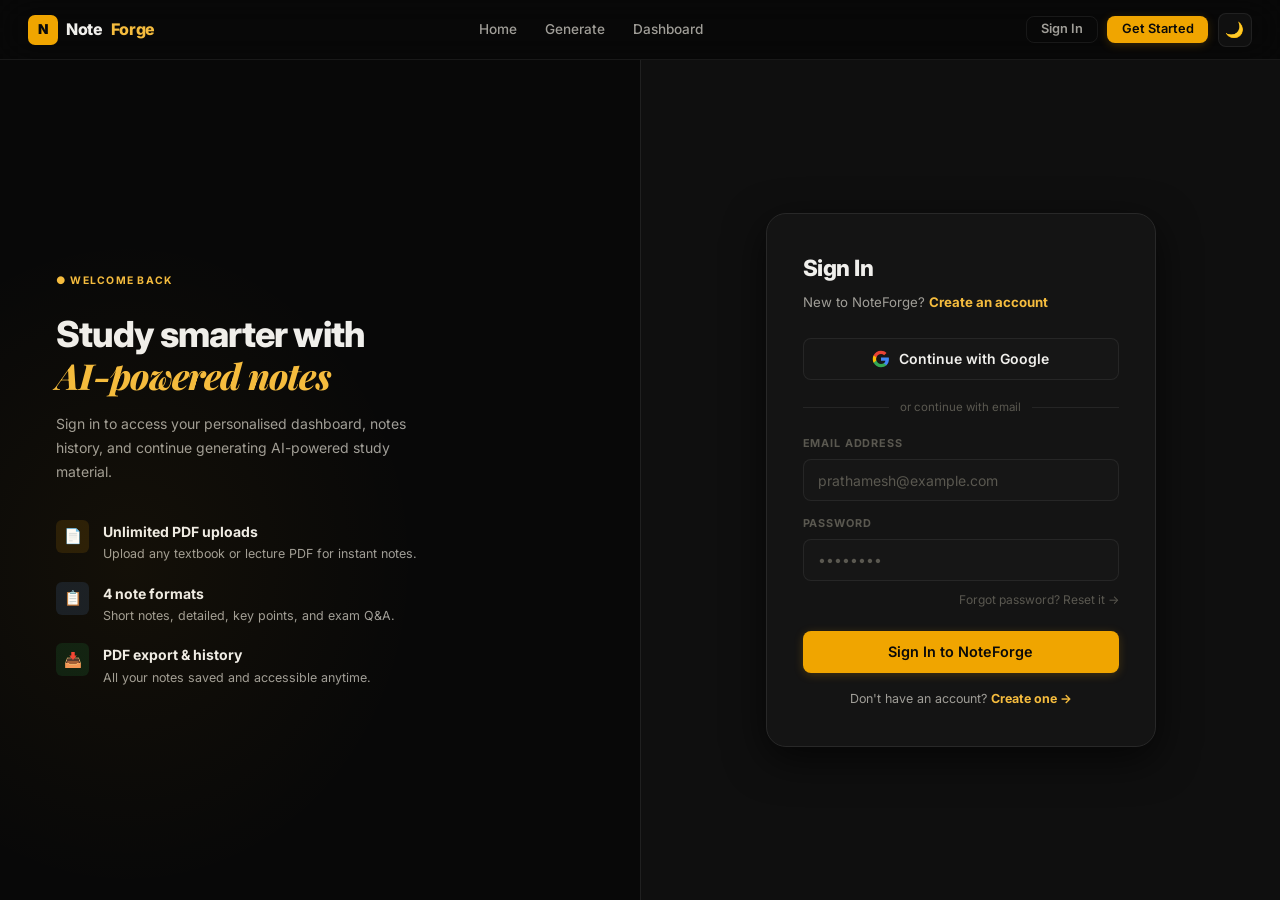
<file: generate.html>
<!DOCTYPE html>
<html lang="en" data-theme="dark">
<head>
  <meta charset="UTF-8">
  <meta name="viewport" content="width=device-width, initial-scale=1.0">
  <meta name="description" content="NoteForge — Generate AI-powered study notes from PDFs, text, or topics.">
  <title>Generate Notes — NoteForge</title>
  <link rel="icon" type="image/svg+xml" href="data:image/svg+xml,<svg xmlns='http://www.w3.org/2000/svg' viewBox='0 0 100 100'><rect width='100' height='100' rx='18' fill='%23f0a500'/><text y='.85em' font-size='68' x='16' fill='%230a0a0a' font-weight='900' font-family='Arial'>N</text></svg>">
  <link rel="stylesheet" href="assets/css/style.css">
  <script>
    (()=>{ document.documentElement.dataset.theme = localStorage.getItem('nf-theme')||'dark'; })();
  </script>
</head>
<body>

<!-- ── NAVBAR ─────────────────────────────────────────────── -->
<nav class="navbar">
  <a class="navbar-brand" href="landing.html">
    <div class="navbar-brand-icon">N</div>
    Note<span>Forge</span>
  </a>
  <div class="navbar-links">
    <button class="navbar-link" onclick="window.location.href='landing.html'">Home</button>
    <button class="navbar-link active">Generate</button>
    <button class="navbar-link" onclick="window.location.href='dashboard.html'">Dashboard</button>
  </div>
  <div class="navbar-actions">
    <div style="font-size:.8rem;color:var(--tx-2);font-weight:600" id="nav-welcome"></div>
    <button class="btn btn-ghost btn-sm" onclick="window.location.href='dashboard.html'" id="nav-dash-btn">Dashboard</button>
    <button class="theme-toggle" id="theme-toggle" aria-label="Toggle theme">🌙</button>
  </div>
</nav>

<!-- ── GENERATE LAYOUT ────────────────────────────────────── -->
<div class="gen-layout">

  <!-- LEFT: INPUT PANEL -->
  <aside class="gen-panel">
    <div class="gen-panel-hd">
      <div class="gen-panel-eyebrow">● Input &amp; Settings</div>
      <div class="gen-panel-title">Configure your note generation</div>
    </div>
    <div class="gen-panel-body">

      <!-- Input mode tabs -->
      <div class="form-group">
        <label class="form-label">Input Mode</label>
        <div class="mode-tabs" role="tablist">
          <button class="mode-tab active" id="mode-text"  onclick="setMode('text')"  role="tab">TEXT</button>
          <button class="mode-tab"        id="mode-pdf"   onclick="setMode('pdf')"   role="tab">PDF</button>
          <button class="mode-tab"        id="mode-topic" onclick="setMode('topic')" role="tab">TOPIC</button>
        </div>
      </div>

      <!-- TEXT input -->
      <div id="input-text-area" class="form-group">
        <label class="form-label" for="gen-input">Paste Your Content</label>
        <textarea class="form-textarea" id="gen-input" rows="9" maxlength="15000"
          placeholder="Paste lecture notes, textbook paragraphs, or any study material here…"
          oninput="updateCharCount(this)"></textarea>
        <div class="char-count" id="char-count">0 / 15,000</div>
      </div>

      <!-- PDF upload -->
      <div id="input-pdf-area" class="form-group" style="display:none">
        <label class="form-label">Upload PDF</label>
        <div id="pdf-drop"
          style="border:2px dashed var(--border);border-radius:var(--r-sm);padding:1.75rem;text-align:center;cursor:pointer;transition:border-color var(--base)"
          onclick="document.getElementById('pdf-file').click()"
          onmouseenter="this.style.borderColor='var(--gold)'" onmouseleave="this.style.borderColor='var(--border)'">
          <div style="font-size:1.5rem;margin-bottom:.5rem">📄</div>
          <div style="font-size:.82rem;color:var(--tx-2);font-weight:600">Click to upload PDF</div>
          <div style="font-size:.72rem;color:var(--tx-3);margin-top:.2rem">Max 10 MB · PDF only</div>
          <input type="file" id="pdf-file" accept=".pdf" style="display:none" onchange="handlePdf(this)">
        </div>
        <div id="pdf-name" style="font-size:.78rem;color:var(--gold-light);display:none;margin-top:.4rem"></div>
        <div id="pdf-text-hidden" style="display:none"></div>
      </div>

      <!-- TOPIC input -->
      <div id="input-topic-area" class="form-group" style="display:none">
        <label class="form-label" for="gen-topic">Topic to Research</label>
        <input class="form-input" type="text" id="gen-topic"
          placeholder="e.g. Photosynthesis, World War II, Machine Learning…">
        <div style="font-size:.72rem;color:var(--tx-3);margin-top:.3rem">
          We'll generate a comprehensive note on this topic.
        </div>
      </div>

      <!-- Category -->
      <div class="form-group" id="category-group">
        <label class="form-label" for="gen-category">Category (optional)</label>
        <select class="form-select" id="gen-category">
          <option value="">— No category —</option>
        </select>
      </div>

      <!-- Credits display -->
      <div class="credits-row" id="credits-row" style="display:none">
        <span>Credits this month</span>
        <span class="credits-val" id="credits-val">—</span>
      </div>

      <!-- Error -->
      <div id="gen-error" class="form-error"></div>

      <!-- Generate button -->
      <button class="gen-btn" id="generate-btn" onclick="doGenerate()">
        <span id="gen-btn-icon" style="font-size:1.1rem;line-height:1">✦</span>
        <span id="gen-btn-text">Generate Notes</span>
        <div class="spinner" id="gen-spinner" style="display:none;border-top-color:#0a0a0a;border-color:rgba(0,0,0,.2);border-top-color:#0a0a0a"></div>
      </button>

    </div>
  </aside>

  <!-- RIGHT: OUTPUT PANEL -->
  <div class="gen-output">
    <div class="gen-output-hd">
      <div class="gen-output-eyebrow">● Generated Output</div>
      <div class="output-tabs" role="tablist">
        <button class="output-tab active" id="out-tab-summary"   onclick="switchOutTab('summary')"   role="tab">Summary</button>
        <button class="output-tab"        id="out-tab-keypoints" onclick="switchOutTab('keypoints')" role="tab">Key Points</button>
        <button class="output-tab"        id="out-tab-input"     onclick="switchOutTab('input')"     role="tab">Raw Input</button>
        <button class="output-tab"        id="out-tab-tags"      onclick="switchOutTab('tags')"      role="tab">Tags</button>
      </div>
      <div class="output-actions" id="output-actions" style="display:none">
        <button class="btn btn-ghost btn-sm" id="copy-btn"  onclick="copyOutput()">Copy</button>
        <button class="btn btn-ghost btn-sm" id="dash-save-btn" onclick="window.location.href='dashboard.html'">Dashboard →</button>
        <button class="btn btn-primary btn-sm" id="dl-pdf-btn" onclick="Toast.info('PDF export coming soon!')">↓ PDF</button>
      </div>
    </div>
    <div class="gen-output-body" id="output-body">
      <div class="output-empty">
        <div class="output-empty-icon">✦</div>
        <div class="output-empty-title">Your notes will appear here</div>
        <div class="output-empty-desc">
          Input your content on the left and click <strong>Generate Notes</strong>.
          Notes are automatically saved to your account.
        </div>
      </div>
    </div>
  </div>

</div><!-- /gen-layout -->

<div id="toast-container" role="status" aria-live="polite"></div>

<script src="assets/js/api.js"></script>
<script src="assets/js/auth-guard.js"></script>
<script>
// ── Theme ──────────────────────────────────────────────────
const tog  = document.getElementById('theme-toggle');
const html = document.documentElement;
tog.textContent = html.dataset.theme === 'dark' ? '🌙' : '☀️';
tog.addEventListener('click', () => {
  const n = html.dataset.theme === 'dark' ? 'light' : 'dark';
  html.dataset.theme = n; localStorage.setItem('nf-theme', n);
  tog.textContent = n === 'dark' ? '🌙' : '☀️';
});

// ── Auth ready ─────────────────────────────────────────────
document.addEventListener('nf:authed', async (e) => {
  const u = e.detail;
  const nw = document.getElementById('nav-welcome');
  if (nw) nw.textContent = 'Hi, ' + u.username;
  await loadCategories();
  await loadCredits();
});

// ── Load categories ────────────────────────────────────────
async function loadCategories() {
  try {
    const res = await API.categories.list();
    const sel = document.getElementById('gen-category');
    const cats = res.data || [];
    cats.forEach(c => {
      const o = document.createElement('option');
      o.value = c.id;
      o.textContent = c.name;
      sel.appendChild(o);
    });
  } catch { /* silently ignore */ }
}

// ── Load credits remaining ─────────────────────────────────
async function loadCredits() {
  try {
    const res = await API.stats.dashboard();
    const { monthly_usage, monthly_limit } = res.data.stats;
    const cr = document.getElementById('credits-row');
    const cv = document.getElementById('credits-val');
    cv.textContent = `${monthly_usage} / ${monthly_limit}`;
    cr.style.display = '';
    // Disable generate if maxed out
    if (monthly_usage >= monthly_limit) {
      const btn = document.getElementById('generate-btn');
      btn.disabled = true;
      document.getElementById('gen-btn-text').textContent = 'Monthly limit reached';
    }
  } catch { /* ignore */ }
}

// ── Input mode ─────────────────────────────────────────────
function setMode(m) {
  ['text','pdf','topic'].forEach(k => {
    document.getElementById(`mode-${k}`).classList.toggle('active', k === m);
    document.getElementById(`input-${k}-area`).style.display = k === m ? '' : 'none';
  });
}

// ── Char count ─────────────────────────────────────────────
function updateCharCount(el) {
  const n = el.value.length;
  const cc = document.getElementById('char-count');
  cc.textContent = `${n.toLocaleString()} / 15,000`;
  cc.classList.toggle('warn', n > 12000);
}

// ── PDF handler ────────────────────────────────────────────
function handlePdf(input) {
  if (!input.files[0]) return;
  const file = input.files[0];
  const fn   = document.getElementById('pdf-name');
  fn.textContent = '✓ ' + file.name;
  fn.style.display = '';
  // PDF text extraction would need a server-side handler
  // For now store filename; actual extraction done server-side via upload
  Toast.info('PDF selected. The server will extract its text during generation.');
}

// ── State ──────────────────────────────────────────────────
let currentTab = 'summary';
let generatedNote = null;

function switchOutTab(tab) {
  currentTab = tab;
  ['summary','keypoints','input','tags'].forEach(t =>
    document.getElementById(`out-tab-${t}`).classList.toggle('active', t === tab));
  if (generatedNote) renderTab(tab, generatedNote);
}

// ── GENERATE ────────────────────────────────────────────────
async function doGenerate() {
  const errEl  = document.getElementById('gen-error');
  const btn    = document.getElementById('generate-btn');
  const icon   = document.getElementById('gen-btn-icon');
  const txtEl  = document.getElementById('gen-btn-text');
  const spin   = document.getElementById('gen-spinner');

  errEl.style.display = 'none';

  // Get mode
  const mode  = document.querySelector('.mode-tab.active').id.replace('mode-','');
  let   text  = '';

  if (mode === 'text') {
    text = document.getElementById('gen-input').value.trim();
  } else if (mode === 'topic') {
    const topic = document.getElementById('gen-topic').value.trim();
    if (!topic) { showErr('Please enter a topic.'); return; }
    text = `Generate comprehensive study notes on the following topic:\n\n${topic}`;
  } else if (mode === 'pdf') {
    // PDF mode — text extraction must happen server-side
    // For now, send a placeholder message
    const pdfFile = document.getElementById('pdf-file').files[0];
    if (!pdfFile) { showErr('Please select a PDF file.'); return; }
    Toast.info('PDF text extraction is server-side. Using file name as demo input.');
    text = `PDF document: ${pdfFile.name}. Please extract and summarise key content.`;
  }

  if (!text || text.length < 20) { showErr('Please enter at least 20 characters.'); return; }

  const catId = document.getElementById('gen-category').value || null;

  // Set loading state
  btn.disabled = true; icon.style.display='none'; spin.style.display='';
  txtEl.textContent = 'Generating…';
  btn.classList.add('ai-pulse');

  document.getElementById('output-body').innerHTML = `
    <div style="display:flex;flex-direction:column;align-items:center;gap:1rem;color:var(--tx-2);font-size:.85rem">
      <div class="spinner spinner-lg" style="border-top-color:var(--gold)"></div>
      <div>Processing with AI…</div>
    </div>
  `;

  try {
    const payload = { text };
    if (catId) payload.category_id = parseInt(catId);

    const res = await API.notes.generate(payload);
    generatedNote = res.data;

    renderTab(currentTab, generatedNote);
    document.getElementById('output-actions').style.display = '';
    Toast.success('Notes generated and saved to your dashboard!');
    await loadCredits();

  } catch (err) {
    showErr(err.message || 'Generation failed. Please try again.');
    document.getElementById('output-body').innerHTML = `
      <div class="output-empty">
        <div class="output-empty-icon" style="opacity:.3">✕</div>
        <div class="output-empty-title" style="color:var(--danger)">Generation failed</div>
        <div class="output-empty-desc">${escHtml(err.message || 'Please try again.')}</div>
      </div>
    `;
  } finally {
    btn.disabled = false; icon.style.display=''; spin.style.display='none';
    txtEl.textContent = 'Generate Notes';
    btn.classList.remove('ai-pulse');
  }
}

function showErr(msg) {
  const e = document.getElementById('gen-error');
  e.textContent = msg; e.style.display='block';
}

function renderTab(tab, note) {
  const body = document.getElementById('output-body');
  let h = '<div class="output-content">';

  if (tab === 'summary') {
    h += `
      <div class="output-section">
        <div class="output-sec-title">Title</div>
        <div style="font-size:1.05rem;font-weight:700;margin-bottom:.85rem">${escHtml(note.title||'')}</div>
        <div class="output-sec-title">AI Summary</div>
        <div class="output-text">${escHtml(note.ai_summary||'No summary generated.')}</div>
      </div>
    `;
  }

  if (tab === 'keypoints') {
    const kps = note.ai_key_points || [];
    h += `
      <div class="output-section">
        <div class="output-sec-title">Key Points (${kps.length})</div>
        <div class="output-kp-list" style="margin-top:.65rem">
          ${kps.length
            ? kps.map(k => `<div class="output-kp"><div class="output-kp-dot"></div><div>${escHtml(k)}</div></div>`).join('')
            : '<div style="color:var(--tx-3);font-size:.85rem">No key points extracted.</div>'
          }
        </div>
      </div>
    `;
  }

  if (tab === 'input') {
    h += `
      <div class="output-section">
        <div class="output-sec-title">Your Original Input</div>
        <div class="output-text" style="white-space:pre-wrap;max-height:420px;overflow-y:auto">${escHtml(note.raw_input||'')}</div>
      </div>
    `;
  }

  if (tab === 'tags') {
    const tags = note.ai_tags || [];
    h += `
      <div class="output-section">
        <div class="output-sec-title">AI-Generated Tags</div>
        <div style="display:flex;flex-wrap:wrap;gap:.45rem;margin-top:.65rem">
          ${tags.length
            ? tags.map(t => `<span class="badge badge-gold">${escHtml(t)}</span>`).join('')
            : '<div style="color:var(--tx-3);font-size:.85rem">No tags generated.</div>'
          }
        </div>
        <div style="margin-top:1rem">
          <div class="output-sec-title">Stats</div>
          <div class="qstat-list" style="margin-top:.5rem">
            <div class="qstat-row"><span class="qstat-label">Word count</span><span class="qstat-val">${note.word_count?.toLocaleString()||'—'}</span></div>
            <div class="qstat-row"><span class="qstat-label">Saved at</span><span class="qstat-val">${relativeTime(note.created_at)}</span></div>
          </div>
        </div>
      </div>
    `;
  }

  body.innerHTML = h + '</div>';
}

function copyOutput() {
  navigator.clipboard.writeText(document.getElementById('output-body').innerText)
    .then(() => Toast.success('Copied to clipboard!'))
    .catch(() => Toast.error('Copy failed.'));
}
</script>
</body>
</html>
</file>
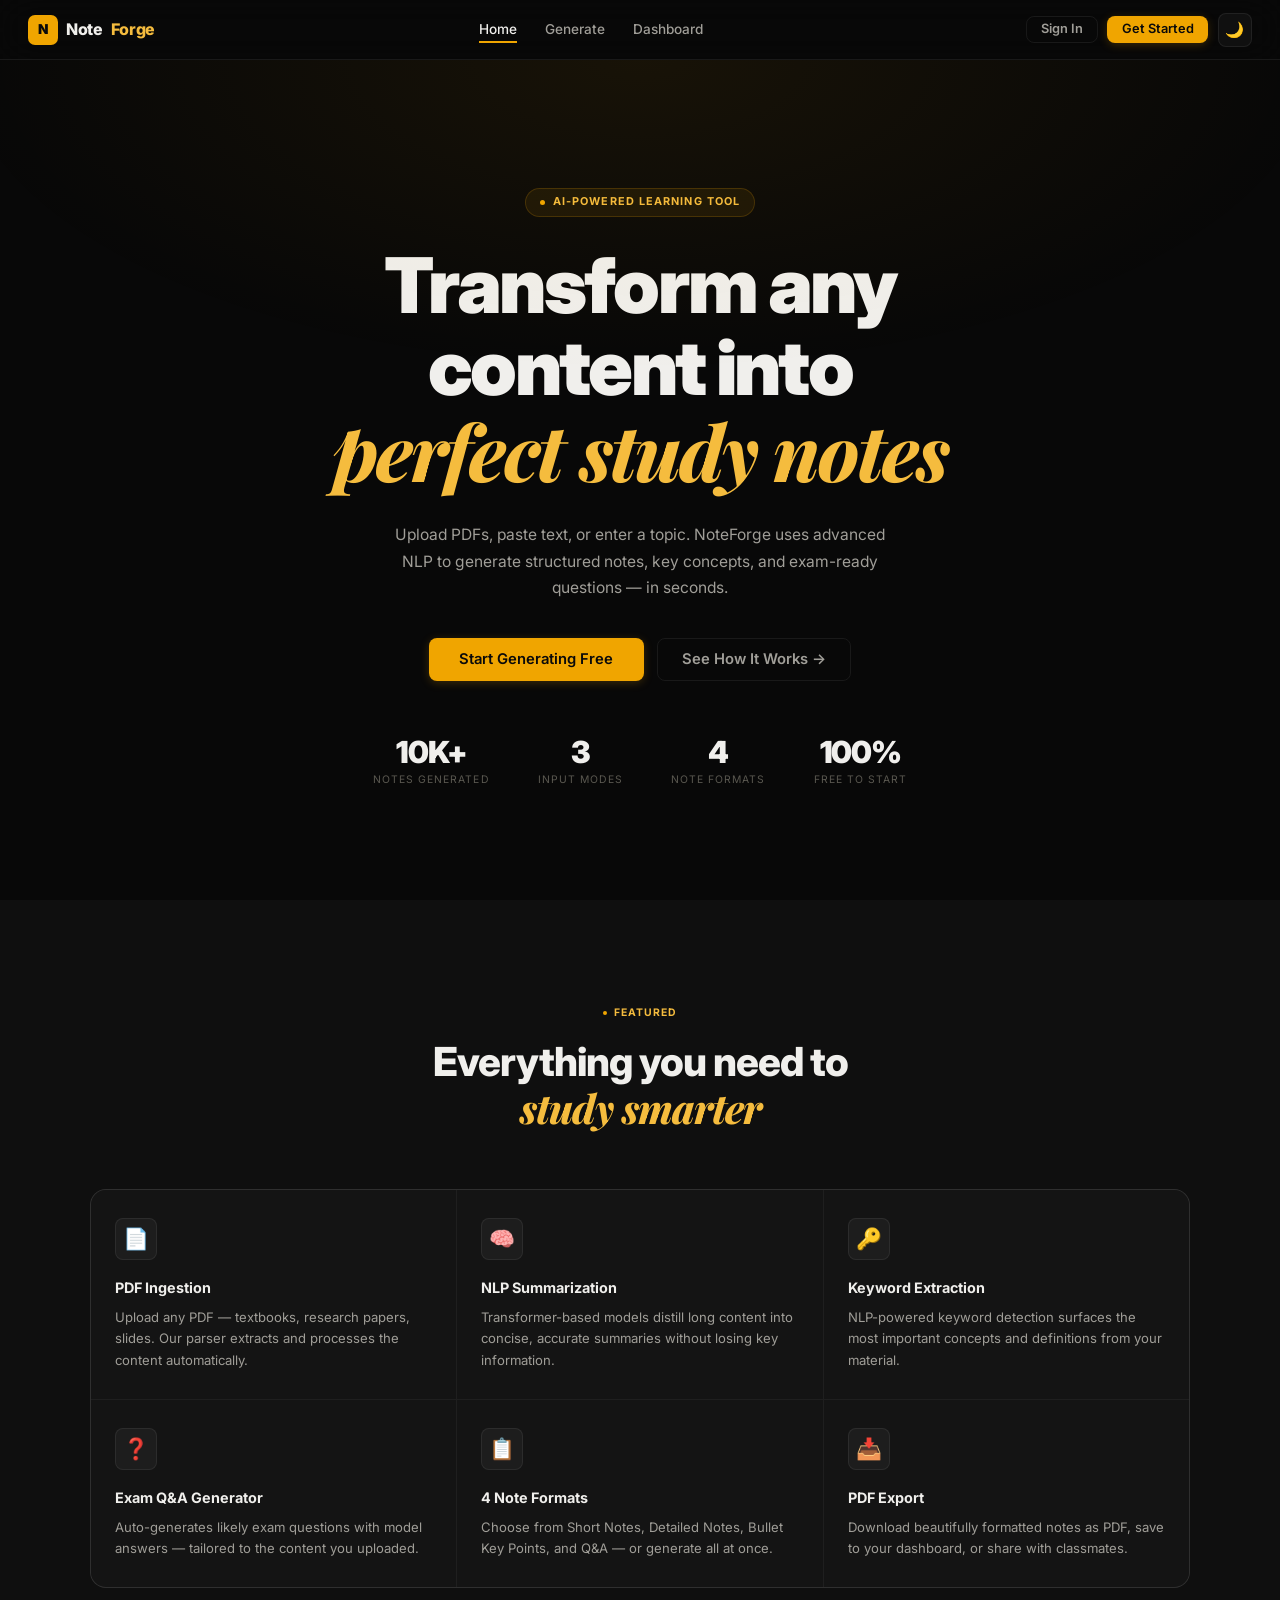
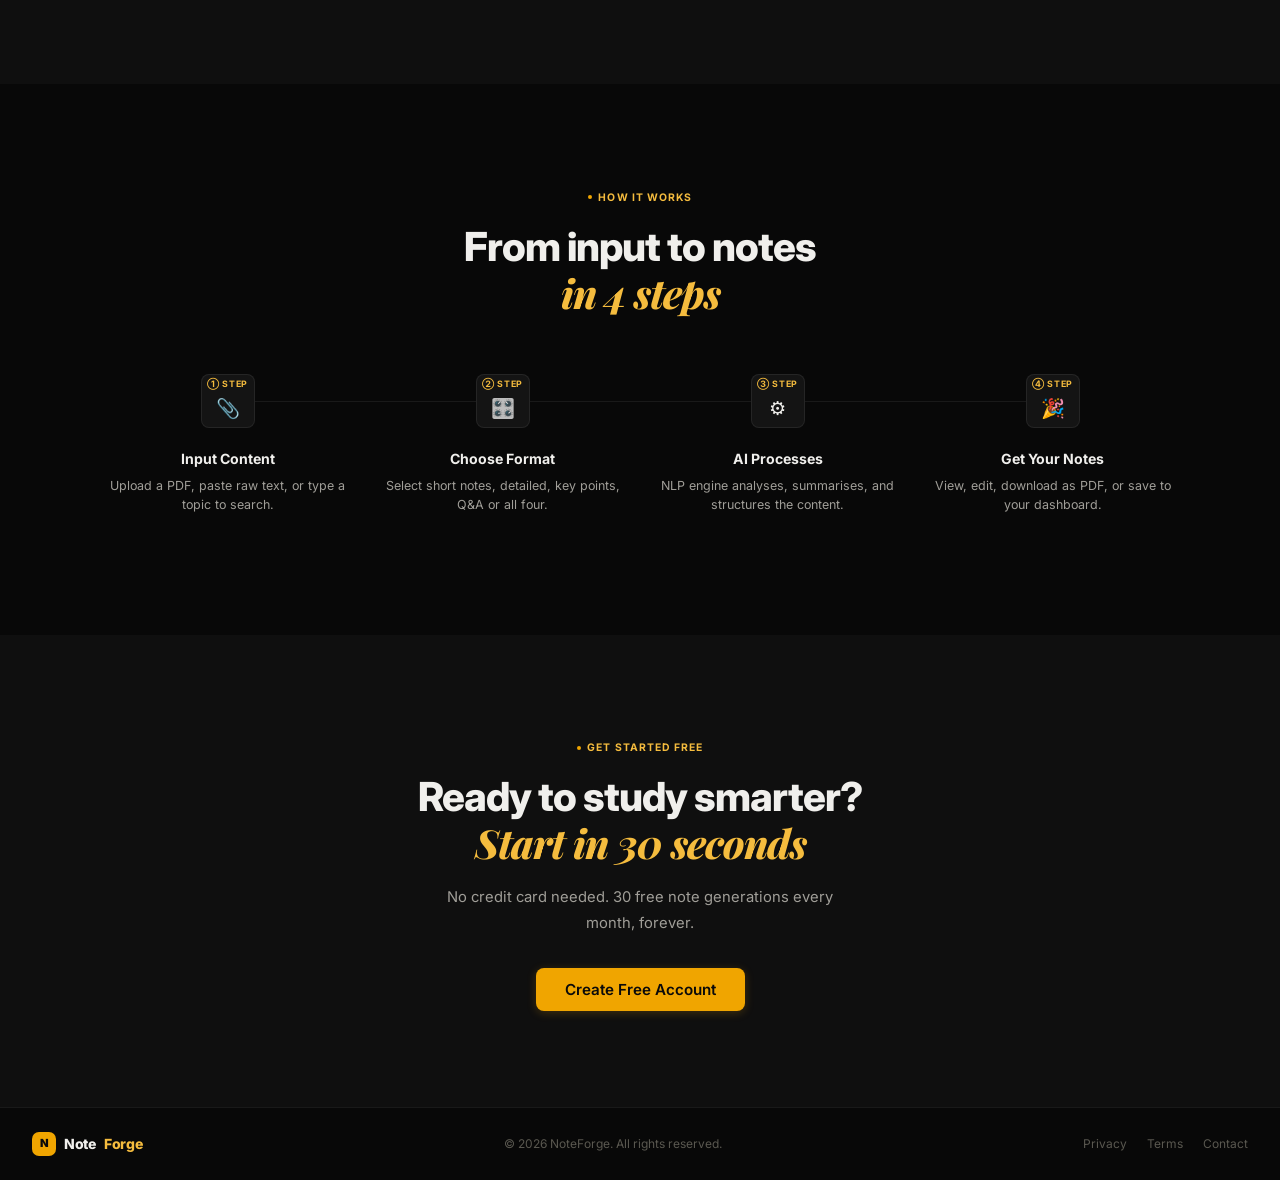
<file: landing.html>
<!DOCTYPE html>
<html lang="en" data-theme="dark">
<head>
  <meta charset="UTF-8">
  <meta name="viewport" content="width=device-width, initial-scale=1.0">
  <meta name="description" content="NoteForge — Transform any content into perfect AI-powered study notes. Upload PDFs, paste text, get structured notes in seconds.">
  <title>NoteForge — AI-Powered Study Notes</title>
  <link rel="icon" type="image/svg+xml" href="data:image/svg+xml,<svg xmlns='http://www.w3.org/2000/svg' viewBox='0 0 100 100'><rect width='100' height='100' rx='18' fill='%23f0a500'/><text y='.85em' font-size='68' x='16' fill='%230a0a0a' font-weight='900' font-family='Arial'>N</text></svg>">
  <link rel="stylesheet" href="assets/css/style.css">
  <script>
    // Prevent FOUC
    (()=>{ document.documentElement.dataset.theme = localStorage.getItem('nf-theme')||'dark'; })();
  </script>
</head>
<body>

<!-- ── NAVBAR ─────────────────────────────────────────────── -->
<nav class="navbar" id="navbar">
  <a class="navbar-brand" href="landing.html">
    <div class="navbar-brand-icon">N</div>
    Note<span>Forge</span>
  </a>
  <div class="navbar-links">
    <button class="navbar-link active" onclick="window.location.href='landing.html'">Home</button>
    <button class="navbar-link" onclick="window.location.href='generate.html'">Generate</button>
    <button class="navbar-link" onclick="window.location.href='dashboard.html'">Dashboard</button>
  </div>
  <div class="navbar-actions">
    <button class="btn btn-ghost btn-sm" onclick="window.location.href='index.html'">Sign In</button>
    <button class="btn btn-primary btn-sm" onclick="window.location.href='index.html?tab=register'">Get Started</button>
    <button class="theme-toggle" id="theme-toggle" aria-label="Toggle theme" title="Toggle theme">🌙</button>
  </div>
</nav>

<!-- ── LANDING PAGE ───────────────────────────────────────── -->
<div class="landing">

  <!-- HERO -->
  <section class="hero" aria-labelledby="hero-h1">
    <div class="hero-badge">
      <span class="dot"></span>
      AI-Powered Learning Tool
    </div>
    <h1 class="hero-h1" id="hero-h1">
      Transform any<br>content into<br>
      <em>perfect study notes</em>
    </h1>
    <p class="hero-sub">
      Upload PDFs, paste text, or enter a topic. NoteForge uses advanced NLP to generate
      structured notes, key concepts, and exam-ready questions — in seconds.
    </p>
    <div class="hero-actions">
      <button class="btn btn-primary" id="hero-start-btn" onclick="window.location.href='index.html?tab=register'">
        Start Generating Free
      </button>
      <button class="btn btn-ghost" id="hero-how-btn" onclick="document.getElementById('features').scrollIntoView({behavior:'smooth'})">
        See How It Works →
      </button>
    </div>
    <div class="hero-stats">
      <div class="hstat"><div class="hstat-val">10K+</div><div class="hstat-label">Notes Generated</div></div>
      <div class="hstat"><div class="hstat-val">3</div><div class="hstat-label">Input Modes</div></div>
      <div class="hstat"><div class="hstat-val">4</div><div class="hstat-label">Note Formats</div></div>
      <div class="hstat"><div class="hstat-val">100%</div><div class="hstat-label">Free to Start</div></div>
    </div>
  </section>

  <!-- FEATURES -->
  <section class="section section-alt" id="features" aria-labelledby="features-h2">
    <div class="section-inner">
      <div class="section-center">
        <div class="eyebrow"><span class="dot"></span> Featured</div>
        <h2 class="section-h2" id="features-h2">Everything you need to<br><em>study smarter</em></h2>
      </div>
      <div class="features-grid">
        <div class="feat-card">
          <div class="feat-icon">📄</div>
          <div class="feat-title">PDF Ingestion</div>
          <div class="feat-desc">Upload any PDF — textbooks, research papers, slides. Our parser extracts and processes the content automatically.</div>
        </div>
        <div class="feat-card">
          <div class="feat-icon">🧠</div>
          <div class="feat-title">NLP Summarization</div>
          <div class="feat-desc">Transformer-based models distill long content into concise, accurate summaries without losing key information.</div>
        </div>
        <div class="feat-card">
          <div class="feat-icon">🔑</div>
          <div class="feat-title">Keyword Extraction</div>
          <div class="feat-desc">NLP-powered keyword detection surfaces the most important concepts and definitions from your material.</div>
        </div>
        <div class="feat-card">
          <div class="feat-icon">❓</div>
          <div class="feat-title">Exam Q&amp;A Generator</div>
          <div class="feat-desc">Auto-generates likely exam questions with model answers — tailored to the content you uploaded.</div>
        </div>
        <div class="feat-card">
          <div class="feat-icon">📋</div>
          <div class="feat-title">4 Note Formats</div>
          <div class="feat-desc">Choose from Short Notes, Detailed Notes, Bullet Key Points, and Q&amp;A — or generate all at once.</div>
        </div>
        <div class="feat-card">
          <div class="feat-icon">📥</div>
          <div class="feat-title">PDF Export</div>
          <div class="feat-desc">Download beautifully formatted notes as PDF, save to your dashboard, or share with classmates.</div>
        </div>
      </div>
    </div>
  </section>

  <!-- HOW IT WORKS -->
  <section class="section" id="how-it-works" aria-labelledby="how-h2">
    <div class="section-inner">
      <div class="section-center">
        <div class="eyebrow"><span class="dot"></span> How It Works</div>
        <h2 class="section-h2" id="how-h2">From input to notes<br><em>in 4 steps</em></h2>
      </div>
      <div class="steps-grid">
        <div class="step-card">
          <div class="step-num">
            <div class="step-label">① Step</div>
            <div class="step-icon">📎</div>
          </div>
          <div class="step-title">Input Content</div>
          <div class="step-desc">Upload a PDF, paste raw text, or type a topic to search.</div>
        </div>
        <div class="step-card">
          <div class="step-num">
            <div class="step-label">② Step</div>
            <div class="step-icon">🎛️</div>
          </div>
          <div class="step-title">Choose Format</div>
          <div class="step-desc">Select short notes, detailed, key points, Q&amp;A or all four.</div>
        </div>
        <div class="step-card">
          <div class="step-num">
            <div class="step-label">③ Step</div>
            <div class="step-icon">⚙️</div>
          </div>
          <div class="step-title">AI Processes</div>
          <div class="step-desc">NLP engine analyses, summarises, and structures the content.</div>
        </div>
        <div class="step-card">
          <div class="step-num">
            <div class="step-label">④ Step</div>
            <div class="step-icon">🎉</div>
          </div>
          <div class="step-title">Get Your Notes</div>
          <div class="step-desc">View, edit, download as PDF, or save to your dashboard.</div>
        </div>
      </div>
    </div>
  </section>

  <!-- CTA FOOTER BAND -->
  <section class="section section-alt" style="text-align:center">
    <div class="section-inner">
      <div class="eyebrow" style="justify-content:center"><span class="dot"></span> Get Started Free</div>
      <h2 class="section-h2">Ready to study smarter?<br><em>Start in 30 seconds</em></h2>
      <p style="color:var(--tx-2);font-size:.925rem;margin:1.1rem auto 2rem;max-width:400px;line-height:1.7">
        No credit card needed. 30 free note generations every month, forever.
      </p>
      <button class="btn btn-primary btn-lg" id="cta-start-btn" onclick="window.location.href='index.html?tab=register'">
        Create Free Account
      </button>
    </div>
  </section>

  <!-- FOOTER -->
  <footer style="padding:1.5rem 2rem;border-top:1px solid var(--border);display:flex;align-items:center;justify-content:space-between;flex-wrap:wrap;gap:.75rem">
    <div class="navbar-brand" style="cursor:default;font-size:.875rem">
      <div class="navbar-brand-icon" style="width:24px;height:24px;font-size:.7rem">N</div>
      Note<span>Forge</span>
    </div>
    <div style="font-size:.75rem;color:var(--tx-3)">© 2026 NoteForge. All rights reserved.</div>
    <div style="display:flex;gap:1.25rem;font-size:.75rem;color:var(--tx-3)">
      <a href="#" style="transition:color var(--fast)" onmouseover="this.style.color='var(--tx-1)'" onmouseout="this.style.color='var(--tx-3)'">Privacy</a>
      <a href="#" style="transition:color var(--fast)" onmouseover="this.style.color='var(--tx-1)'" onmouseout="this.style.color='var(--tx-3)'">Terms</a>
      <a href="#" style="transition:color var(--fast)" onmouseover="this.style.color='var(--tx-1)'" onmouseout="this.style.color='var(--tx-3)'">Contact</a>
    </div>
  </footer>

</div><!-- /landing -->

<div id="toast-container" role="status" aria-live="polite"></div>

<script>
  // Theme toggle
  const tog = document.getElementById('theme-toggle');
  const html = document.documentElement;
  tog.textContent = html.dataset.theme === 'dark' ? '🌙' : '☀️';
  tog.addEventListener('click', () => {
    const n = html.dataset.theme === 'dark' ? 'light' : 'dark';
    html.dataset.theme = n;
    localStorage.setItem('nf-theme', n);
    tog.textContent = n === 'dark' ? '🌙' : '☀️';
  });
</script>
</body>
</html>
</file>
<file: assets/css/style.css>
/* ============================================================
   NoteForge — Professional Design System v3
   Dark-first · Amber/Gold accent · Inter + Playfair Display
   ============================================================ */

@import url('https://fonts.googleapis.com/css2?family=Inter:wght@300;400;500;600;700;800;900&family=Playfair+Display:ital,wght@0,700;0,800;1,700;1,800&display=swap');

/* ══════════════════════════════════════════════════════════
   DESIGN TOKENS
══════════════════════════════════════════════════════════ */
:root {
  /* Surfaces */
  --bg-0: #080808;
  --bg-1: #0f0f0f;
  --bg-2: #161616;
  --bg-3: #1e1e1e;
  --bg-card: #141414;
  --bg-card-border: #282828;

  /* Brand */
  --gold:       #f0a500;
  --gold-light: #f5bc3e;
  --gold-dark:  #c8860a;
  --gold-bg:    rgba(240,165,0,0.08);
  --gold-border:rgba(240,165,0,0.18);
  --gold-glow:  rgba(240,165,0,0.22);

  /* Semantic */
  --success: #22c55e;
  --danger:  #ef4444;
  --info:    #60a5fa;
  --warning: #f0a500;

  /* Text */
  --tx-1: #f0efec;
  --tx-2: #a09e98;
  --tx-3: #5a5850;

  /* Borders */
  --border:    rgba(255,255,255,0.07);
  --border-2:  rgba(255,255,255,0.04);
  --border-focus: rgba(240,165,0,0.45);

  /* Fonts */
  --font: 'Inter', system-ui, -apple-system, sans-serif;
  --serif: 'Playfair Display', Georgia, serif;

  /* Radius */
  --r-xs: 4px; --r-sm: 8px; --r-md: 12px;
  --r-lg: 16px; --r-xl: 20px; --r-full: 9999px;

  /* Shadows */
  --sh-sm: 0 1px 3px rgba(0,0,0,.5);
  --sh-md: 0 4px 16px rgba(0,0,0,.55);
  --sh-lg: 0 12px 40px rgba(0,0,0,.65);
  --sh-xl: 0 24px 64px rgba(0,0,0,.7);
  --sh-gold: 0 0 20px rgba(240,165,0,.18);

  /* Transitions */
  --ease: cubic-bezier(.4,0,.2,1);
  --spring: cubic-bezier(.34,1.56,.64,1);
  --fast: 120ms; --base: 220ms; --slow: 380ms;

  /* Layout */
  --nav-h: 60px;
  --sidebar-w: 228px;
}

/* ── Light theme overrides ─────────────────────────────── */
[data-theme="light"] {
  --bg-0: #f6f5f2;
  --bg-1: #eeede9;
  --bg-2: #e6e4df;
  --bg-3: #dedad4;
  --bg-card: #ffffff;
  --bg-card-border: #e2dfd8;

  --gold-bg: rgba(240,165,0,0.07);
  --gold-border: rgba(200,134,10,0.25);

  --tx-1: #1a1816;
  --tx-2: #5a5650;
  --tx-3: #9a9790;
  --border:   rgba(0,0,0,0.08);
  --border-2: rgba(0,0,0,0.04);

  --sh-sm: 0 1px 3px rgba(0,0,0,.08);
  --sh-md: 0 4px 16px rgba(0,0,0,.1);
  --sh-lg: 0 12px 40px rgba(0,0,0,.12);
  --sh-xl: 0 24px 64px rgba(0,0,0,.14);
}

/* ══════════════════════════════════════════════════════════
   RESET & BASE
══════════════════════════════════════════════════════════ */
*, *::before, *::after { box-sizing: border-box; margin:0; padding:0; }
html { scroll-behavior: smooth; font-size: 16px; }
body {
  font-family: var(--font);
  background: var(--bg-0);
  color: var(--tx-1);
  line-height: 1.65;
  min-height: 100vh;
  -webkit-font-smoothing: antialiased;
  -moz-osx-font-smoothing: grayscale;
  overflow-x: hidden;
  transition: background var(--base), color var(--base);
}
a { color: inherit; text-decoration: none; }
button { font-family: inherit; cursor: pointer; border: none; outline: none; background: none; }
input, textarea, select { font-family: inherit; outline: none; }
img { max-width: 100%; display: block; }
ul, ol { list-style: none; }

/* ── Scrollbar ─────────────────────────────────────────── */
::-webkit-scrollbar { width: 5px; height: 5px; }
::-webkit-scrollbar-track { background: transparent; }
::-webkit-scrollbar-thumb { background: rgba(255,255,255,0.1); border-radius: 4px; }
::-webkit-scrollbar-thumb:hover { background: rgba(255,255,255,0.18); }
[data-theme="light"] ::-webkit-scrollbar-thumb { background: rgba(0,0,0,0.12); }

/* ══════════════════════════════════════════════════════════
   TYPOGRAPHY UTILITIES
══════════════════════════════════════════════════════════ */
.serif { font-family: var(--serif); }
.gold  { color: var(--gold-light); }
.muted { color: var(--tx-3); }
.tx2   { color: var(--tx-2); }
.sm    { font-size: .875rem; }
.xs    { font-size: .75rem; }
.mono  { font-family: 'JetBrains Mono', 'Fira Code', monospace; }
.truncate { white-space: nowrap; overflow: hidden; text-overflow: ellipsis; }
.fw-600 { font-weight: 600; }
.fw-700 { font-weight: 700; }
.fw-800 { font-weight: 800; }

/* ══════════════════════════════════════════════════════════
   BUTTONS
══════════════════════════════════════════════════════════ */
.btn {
  display: inline-flex; align-items: center; gap: .45rem;
  padding: .6rem 1.2rem;
  border-radius: var(--r-sm);
  font-size: .875rem; font-weight: 600; line-height: 1;
  white-space: nowrap; border: 1px solid transparent;
  transition: all var(--base) var(--ease);
  cursor: pointer;
}
.btn-primary {
  background: var(--gold); color: #0a0a0a;
  box-shadow: 0 2px 10px var(--gold-glow);
}
.btn-primary:hover {
  background: var(--gold-light);
  transform: translateY(-1px);
  box-shadow: 0 4px 18px rgba(240,165,0,.38);
}
.btn-primary:active { transform: translateY(0); }

.btn-ghost {
  background: transparent; color: var(--tx-2);
  border-color: var(--border);
}
.btn-ghost:hover {
  background: rgba(255,255,255,.05);
  color: var(--tx-1);
  border-color: rgba(255,255,255,.12);
}
[data-theme="light"] .btn-ghost:hover { background: rgba(0,0,0,.04); }

.btn-outline {
  background: transparent; color: var(--tx-1);
  border-color: var(--border);
}
.btn-outline:hover { border-color: rgba(255,255,255,.22); }

.btn-danger {
  background: rgba(239,68,68,.1); color: var(--danger);
  border-color: rgba(239,68,68,.22);
}
.btn-danger:hover { background: var(--danger); color:#fff; }

.btn-sm  { padding: .38rem .85rem; font-size: .8rem; }
.btn-xs  { padding: .26rem .6rem; font-size: .72rem; }
.btn-lg  { padding: .8rem 1.75rem; font-size: .95rem; }
.btn-full { width: 100%; justify-content: center; }

.btn-icon {
  padding: .42rem; border-radius: var(--r-sm);
  background: rgba(255,255,255,.04);
  border: 1px solid var(--border);
  color: var(--tx-2);
  transition: all var(--base);
  display: inline-flex; align-items: center; justify-content: center;
}
.btn-icon:hover { color: var(--tx-1); background: rgba(255,255,255,.08); }
[data-theme="light"] .btn-icon { background: rgba(0,0,0,.04); }
[data-theme="light"] .btn-icon:hover { background: rgba(0,0,0,.08); }

.btn:disabled { opacity: .45; pointer-events: none; }

/* ══════════════════════════════════════════════════════════
   FORM CONTROLS
══════════════════════════════════════════════════════════ */
.form-group { display: flex; flex-direction: column; gap: .38rem; }
.form-label {
  font-size: .68rem; font-weight: 700;
  letter-spacing: .08em; text-transform: uppercase;
  color: var(--tx-3);
}
.form-input, .form-textarea, .form-select {
  width: 100%;
  padding: .7rem .9rem;
  background: var(--bg-2);
  border: 1px solid var(--border);
  border-radius: var(--r-sm);
  color: var(--tx-1);
  font-size: .9rem;
  transition: border-color var(--base), box-shadow var(--base);
}
.form-input:focus, .form-textarea:focus, .form-select:focus {
  border-color: var(--gold);
  box-shadow: 0 0 0 3px rgba(240,165,0,.1);
}
.form-input::placeholder, .form-textarea::placeholder { color: var(--tx-3); font-size: .875rem; }
.form-textarea { resize: vertical; min-height: 130px; line-height: 1.7; }
.form-select { cursor: pointer; }
.form-select option { background: var(--bg-2); }
.form-error {
  font-size: .75rem; color: var(--danger);
  display: none; margin-top: .15rem;
}

/* ══════════════════════════════════════════════════════════
   BADGES
══════════════════════════════════════════════════════════ */
.badge {
  display: inline-flex; align-items: center;
  padding: .18rem .55rem;
  border-radius: var(--r-full);
  font-size: .68rem; font-weight: 700;
  white-space: nowrap; letter-spacing: .02em;
}
.badge-gold    { background: rgba(240,165,0,.12); color: var(--gold-light); }
.badge-success { background: rgba(34,197,94,.13); color: var(--success); }
.badge-info    { background: rgba(96,165,250,.13); color: var(--info); }
.badge-danger  { background: rgba(239,68,68,.13); color: var(--danger); }
.badge-muted   { background: rgba(255,255,255,.06); color: var(--tx-2); }

/* ══════════════════════════════════════════════════════════
   SPINNER
══════════════════════════════════════════════════════════ */
.spinner {
  width: 17px; height: 17px; flex-shrink: 0;
  border: 2px solid rgba(255,255,255,.15);
  border-top-color: currentColor;
  border-radius: 50%;
  animation: spin .7s linear infinite;
}
.spinner-lg { width: 34px; height: 34px; border-width: 3px; }
@keyframes spin { to { transform: rotate(360deg); } }

/* ══════════════════════════════════════════════════════════
   TOAST
══════════════════════════════════════════════════════════ */
#toast-container {
  position: fixed; bottom: 1.25rem; right: 1.25rem;
  z-index: 9999; display: flex; flex-direction: column; gap: .5rem;
}
.toast {
  display: flex; align-items: center; gap: .65rem;
  padding: .75rem 1.1rem;
  border-radius: var(--r-md);
  background: var(--bg-3);
  border: 1px solid var(--border);
  box-shadow: var(--sh-lg);
  min-width: 240px; max-width: 360px;
  font-size: .85rem; font-weight: 500; color: var(--tx-1);
  animation: toastIn var(--base) var(--spring);
}
.toast.toast-success { border-left: 3px solid var(--success); }
.toast.toast-error   { border-left: 3px solid var(--danger); }
.toast.toast-info    { border-left: 3px solid var(--gold); }
.toast.hiding        { animation: toastOut var(--base) var(--ease) forwards; }
@keyframes toastIn  { from{opacity:0;transform:translateX(100%)} to{opacity:1;transform:translateX(0)} }
@keyframes toastOut { to{opacity:0;transform:translateX(110%)} }

/* ══════════════════════════════════════════════════════════
   MODAL
══════════════════════════════════════════════════════════ */
.modal-backdrop {
  position: fixed; inset: 0;
  background: rgba(0,0,0,.75); backdrop-filter: blur(6px);
  z-index: 1000; display: flex; align-items: center; justify-content: center; padding: 1rem;
  opacity: 0; pointer-events: none;
  transition: opacity var(--base);
}
.modal-backdrop.open { opacity: 1; pointer-events: all; }
.modal {
  background: var(--bg-2); border: 1px solid var(--border);
  border-radius: var(--r-xl); padding: 1.75rem;
  width: 100%; max-width: 520px; max-height: 90vh; overflow-y: auto;
  box-shadow: var(--sh-xl);
  transform: scale(.94) translateY(16px);
  transition: transform var(--base) var(--spring);
}
.modal-backdrop.open .modal { transform: scale(1) translateY(0); }
.modal-header { display: flex; align-items: center; justify-content: space-between; margin-bottom: 1.25rem; }
.modal-title  { font-size: 1.1rem; font-weight: 700; }
.modal-close  {
  width: 30px; height: 30px; border-radius: var(--r-sm);
  background: rgba(255,255,255,.04); border: 1px solid var(--border);
  color: var(--tx-3); display: flex; align-items: center; justify-content: center;
  cursor: pointer; font-size: 1rem; transition: all var(--base);
}
.modal-close:hover { color: var(--tx-1); background: rgba(255,255,255,.08); }

/* ══════════════════════════════════════════════════════════
   NAVBAR
══════════════════════════════════════════════════════════ */
.navbar {
  position: fixed; inset: 0 0 auto 0;
  height: var(--nav-h); z-index: 900;
  display: flex; align-items: center; justify-content: space-between;
  padding: 0 1.75rem;
  background: rgba(8,8,8,.88);
  backdrop-filter: blur(20px) saturate(1.5);
  -webkit-backdrop-filter: blur(20px) saturate(1.5);
  border-bottom: 1px solid var(--border);
  transition: background var(--base);
}
[data-theme="light"] .navbar { background: rgba(246,245,242,.9); }

.navbar-brand {
  display: flex; align-items: center; gap: .5rem;
  font-size: 1rem; font-weight: 800;
  letter-spacing: -.02em; user-select: none; cursor: pointer;
}
.navbar-brand-icon {
  width: 30px; height: 30px; border-radius: 7px;
  background: var(--gold);
  display: flex; align-items: center; justify-content: center;
  font-size: .85rem; font-weight: 900; color: #0a0a0a;
  flex-shrink: 0;
}
.navbar-brand span { color: var(--gold-light); }

.navbar-links {
  display: flex; align-items: center; gap: 1.75rem;
  font-size: .85rem; font-weight: 500;
}
.navbar-link {
  color: var(--tx-2); background: none; border: none; cursor: pointer;
  font-family: var(--font); font-size: inherit; font-weight: inherit;
  padding: .25rem 0;
  border-bottom: 2px solid transparent;
  transition: color var(--fast), border-color var(--fast);
}
.navbar-link:hover { color: var(--tx-1); }
.navbar-link.active { color: var(--tx-1); border-bottom-color: var(--gold); }

.navbar-actions { display: flex; align-items: center; gap: .6rem; }

.theme-toggle {
  width: 34px; height: 34px; border-radius: var(--r-sm);
  background: rgba(255,255,255,.04); border: 1px solid var(--border);
  color: var(--tx-2); font-size: .95rem;
  display: flex; align-items: center; justify-content: center;
  cursor: pointer; transition: all var(--base); flex-shrink: 0;
}
.theme-toggle:hover { color: var(--tx-1); background: rgba(255,255,255,.09); }
[data-theme="light"] .theme-toggle { background: rgba(0,0,0,.04); }
[data-theme="light"] .theme-toggle:hover { background: rgba(0,0,0,.08); }

/* ══════════════════════════════════════════════════════════
   LANDING PAGE
══════════════════════════════════════════════════════════ */
.landing { padding-top: var(--nav-h); }

/* ── Hero ───────────────────────────────────────────────── */
.hero {
  position: relative; overflow: hidden;
  min-height: calc(100vh - var(--nav-h));
  display: flex; flex-direction: column;
  align-items: center; justify-content: center;
  text-align: center;
  padding: 5rem 1.5rem 4rem;
}
/* subtle radial glow behind hero */
.hero::after {
  content: '';
  position: absolute; inset:0;
  background: radial-gradient(ellipse 80% 55% at 50% 0%, rgba(240,165,0,.07) 0%, transparent 68%);
  pointer-events: none;
}

.hero-badge {
  display: inline-flex; align-items: center; gap: .5rem;
  padding: .28rem .85rem;
  border: 1px solid var(--gold-border);
  border-radius: var(--r-full);
  font-size: .68rem; font-weight: 700;
  color: var(--gold-light);
  letter-spacing: .1em; text-transform: uppercase;
  background: var(--gold-bg);
  margin-bottom: 1.75rem;
  animation: fadeUp .6s var(--ease) both;
}
.hero-badge .dot {
  width: 5px; height: 5px; border-radius: 50%;
  background: var(--gold);
  animation: blink 2.2s infinite;
}
@keyframes blink { 0%,100%{opacity:1;transform:scale(1)} 50%{opacity:.3;transform:scale(.6)} }

.hero-h1 {
  font-size: clamp(2.6rem, 6vw, 5rem);
  font-weight: 900; letter-spacing: -.035em; line-height: 1.07;
  margin-bottom: .5rem;
  animation: fadeUp .6s .08s var(--ease) both;
}
.hero-h1 em {
  font-style: italic; font-family: var(--serif);
  color: var(--gold-light); font-weight: 800;
}

.hero-sub {
  max-width: 500px; margin: 1.1rem auto 2.25rem;
  color: var(--tx-2); font-size: .975rem; line-height: 1.72;
  animation: fadeUp .6s .16s var(--ease) both;
}

.hero-actions {
  display: flex; align-items: center; gap: .85rem;
  flex-wrap: wrap; justify-content: center;
  animation: fadeUp .6s .24s var(--ease) both;
}
.hero-actions .btn-primary { padding: .8rem 1.85rem; font-size: .925rem; }
.hero-actions .btn-ghost   { padding: .8rem 1.5rem; font-size: .925rem; }

.hero-stats {
  display: flex; align-items: center; gap: 3rem; flex-wrap: wrap; justify-content: center;
  margin-top: 3.5rem;
  animation: fadeUp .6s .32s var(--ease) both;
}
.hstat { text-align: center; }
.hstat-val {
  font-size: 1.9rem; font-weight: 900; letter-spacing: -.04em; line-height: 1;
  color: var(--tx-1);
}
.hstat-label { font-size: .65rem; text-transform: uppercase; letter-spacing: .1em; color: var(--tx-3); margin-top: .25rem; }

@keyframes fadeUp { from{opacity:0;transform:translateY(20px)} to{opacity:1;transform:translateY(0)} }

/* ── Sections ───────────────────────────────────────────── */
.section { padding: 6rem 1.5rem; }
.section-alt { background: var(--bg-1); }
.section-inner { max-width: 1100px; margin: 0 auto; }
.section-center { text-align: center; }

.eyebrow {
  display: inline-flex; align-items: center; gap: .4rem;
  font-size: .65rem; font-weight: 700;
  color: var(--gold-light); text-transform: uppercase; letter-spacing: .1em;
  margin-bottom: 1.1rem;
}
.eyebrow .dot { width: 4px; height: 4px; border-radius: 50%; background: var(--gold); }

.section-h2 {
  font-size: clamp(1.7rem, 3.5vw, 2.5rem);
  font-weight: 800; letter-spacing: -.025em; line-height: 1.15;
}
.section-h2 em { font-style: italic; font-family: var(--serif); color: var(--gold-light); }

/* ── Feature grid ───────────────────────────────────────── */
.features-grid {
  display: grid; grid-template-columns: repeat(3,1fr);
  gap: 1px; background: var(--border);
  border: 1px solid var(--border);
  border-radius: var(--r-lg); overflow: hidden;
  margin-top: 3.5rem;
}
.feat-card {
  background: var(--bg-card); padding: 1.75rem 1.5rem;
  transition: background var(--base);
}
.feat-card:hover { background: var(--bg-2); }
.feat-icon {
  width: 42px; height: 42px; border-radius: var(--r-sm);
  background: rgba(255,255,255,.04); border: 1px solid var(--border);
  display: flex; align-items: center; justify-content: center;
  font-size: 1.3rem; margin-bottom: 1rem;
}
[data-theme="light"] .feat-icon { background: rgba(0,0,0,.04); }
.feat-title { font-size: .9rem; font-weight: 700; margin-bottom: .45rem; }
.feat-desc  { font-size: .82rem; color: var(--tx-2); line-height: 1.62; }

/* ── Steps ──────────────────────────────────────────────── */
.steps-grid {
  display: grid; grid-template-columns: repeat(4,1fr);
  gap: 0; margin-top: 3.5rem; position: relative;
}
.steps-grid::before {
  content: ''; position: absolute;
  top: 27px; left: 12.5%; right: 12.5%; height: 1px;
  background: var(--border);
}
.step-card { padding: 0 1rem 1.5rem; text-align: center; }
.step-num  {
  width: 54px; height: 54px; border-radius: var(--r-sm);
  border: 1px solid var(--border); background: var(--bg-card);
  display: flex; flex-direction: column; align-items: center; justify-content: center;
  margin: 0 auto 1.2rem; position: relative; z-index: 1;
}
.step-label { font-size: .55rem; font-weight: 700; color: var(--gold-light); letter-spacing: .06em; text-transform: uppercase; }
.step-icon  { font-size: 1.2rem; margin-top: .1rem; }
.step-title { font-size: .88rem; font-weight: 700; margin-bottom: .38rem; }
.step-desc  { font-size: .78rem; color: var(--tx-2); line-height: 1.55; }

/* ══════════════════════════════════════════════════════════
   AUTH PAGES (Sign In / Create Account)
══════════════════════════════════════════════════════════ */
.auth-page {
  min-height: 100vh;
  display: grid; grid-template-columns: 1fr 1fr;
  padding-top: var(--nav-h);
}
/* LEFT PANEL */
.auth-left {
  background: var(--bg-0);
  padding: 4rem 3.5rem;
  display: flex; flex-direction: column; justify-content: center;
  position: relative; overflow: hidden;
}
.auth-left::before {
  content: '';
  position: absolute; inset: 0;
  background: radial-gradient(ellipse 70% 60% at 20% 60%, rgba(240,165,0,.05) 0%, transparent 65%);
  pointer-events: none;
}
.auth-eyebrow {
  font-size: .65rem; font-weight: 700; text-transform: uppercase;
  letter-spacing: .12em; color: var(--gold-light); margin-bottom: 1.5rem;
}
.auth-left h2 {
  font-size: clamp(1.6rem, 2.8vw, 2.3rem);
  font-weight: 800; letter-spacing: -.025em; line-height: 1.15;
  margin-bottom: .85rem;
}
.auth-left h2 em { font-style: italic; font-family: var(--serif); color: var(--gold-light); }
.auth-left-desc {
  font-size: .875rem; color: var(--tx-2); line-height: 1.72; max-width: 380px;
}
.auth-perks { margin-top: 2.25rem; display: flex; flex-direction: column; gap: 1.1rem; }
.auth-perk  { display: flex; align-items: flex-start; gap: .875rem; }
.auth-perk-icon {
  width: 33px; height: 33px; border-radius: 6px; flex-shrink: 0;
  display: flex; align-items: center; justify-content: center; font-size: .9rem;
}
.auth-perk-title { font-size: .875rem; font-weight: 700; margin-bottom: .15rem; }
.auth-perk-desc  { font-size: .78rem; color: var(--tx-2); line-height: 1.5; }

/* RIGHT PANEL */
.auth-right {
  background: var(--bg-1);
  border-left: 1px solid var(--border);
  display: flex; align-items: center; justify-content: center;
  padding: 3rem 2rem;
}
.auth-box {
  width: 100%; max-width: 390px;
  background: var(--bg-card);
  border: 1px solid var(--bg-card-border);
  border-radius: var(--r-xl);
  padding: 2.25rem;
  box-shadow: var(--sh-lg);
}
.auth-box-title { font-size: 1.4rem; font-weight: 800; letter-spacing: -.02em; margin-bottom: .3rem; }
.auth-box-sub   { font-size: .83rem; color: var(--tx-2); margin-bottom: 1.5rem; }

.google-btn {
  width: 100%; padding: .68rem;
  display: flex; align-items: center; justify-content: center; gap: .58rem;
  background: var(--bg-2); border: 1px solid var(--border);
  border-radius: var(--r-sm);
  font-size: .875rem; font-weight: 600; color: var(--tx-1);
  cursor: pointer; transition: all var(--base); margin-bottom: 1.15rem;
}
.google-btn:hover { background: var(--bg-3); border-color: rgba(255,255,255,.14); }
[data-theme="light"] .google-btn:hover { background: var(--bg-2); }
.google-icon { width: 18px; height: 18px; }

.auth-divider {
  display: flex; align-items: center; gap: .7rem;
  color: var(--tx-3); font-size: .72rem; margin-bottom: 1.15rem;
}
.auth-divider::before, .auth-divider::after {
  content: ''; flex: 1; height: 1px; background: var(--border);
}

.auth-form { display: flex; flex-direction: column; gap: .9rem; }

.auth-submit {
  width: 100%; padding: .8rem; margin-top: .45rem;
  font-size: .9rem; justify-content: center;
  border-radius: var(--r-sm);
}

.auth-footer {
  text-align: center; margin-top: 1rem;
  font-size: .78rem; color: var(--tx-2);
}
.auth-link {
  color: var(--gold-light); font-weight: 700; cursor: pointer;
  background: none; border: none; font-family: var(--font); font-size: inherit;
}
.auth-link:hover { text-decoration: underline; }

.auth-terms { text-align: center; margin-top: .85rem; font-size: .7rem; color: var(--tx-3); }
.auth-terms a { color: var(--tx-2); }
.auth-terms a:hover { color: var(--tx-1); }

.forgot-link {
  font-size: .75rem; color: var(--tx-3);
  text-align: right; margin-top: .2rem; cursor: pointer;
  transition: color var(--fast);
}
.forgot-link:hover { color: var(--gold-light); }

/* ══════════════════════════════════════════════════════════
   DASHBOARD — APP LAYOUT
══════════════════════════════════════════════════════════ */
.app-layout {
  display: flex; min-height: 100vh; padding-top: var(--nav-h);
}

/* ── Sidebar ────────────────────────────────────────────── */
.sidebar {
  width: var(--sidebar-w); min-width: var(--sidebar-w);
  background: var(--bg-1);
  border-right: 1px solid var(--border);
  display: flex; flex-direction: column;
  height: calc(100vh - var(--nav-h));
  position: sticky; top: var(--nav-h);
  overflow-y: auto; z-index: 100;
  transition: transform var(--base) var(--ease);
}
.sidebar-nav {
  flex: 1; padding: .85rem .55rem;
  display: flex; flex-direction: column; gap: 2px;
}
.nav-section-label {
  font-size: .6rem; font-weight: 700; letter-spacing: .1em;
  text-transform: uppercase; color: var(--tx-3);
  padding: .75rem .75rem .3rem;
}
.nav-item {
  display: flex; align-items: center; gap: .55rem;
  padding: .52rem .75rem;
  border-radius: var(--r-sm);
  color: var(--tx-2); font-size: .85rem; font-weight: 500;
  cursor: pointer; transition: all var(--base);
  border: 1px solid transparent; background: none; width: 100%; text-align: left;
}
.nav-item:hover { background: rgba(255,255,255,.04); color: var(--tx-1); }
[data-theme="light"] .nav-item:hover { background: rgba(0,0,0,.04); }
.nav-item.active {
  background: var(--gold-bg); color: var(--gold-light);
  border-color: var(--gold-border);
}
.nav-icon { font-size: .9rem; width: 17px; text-align: center; flex-shrink: 0; }
.nav-badge {
  margin-left: auto; font-size: .64rem;
  background: var(--bg-3); padding: .1rem .4rem;
  border-radius: var(--r-full); color: var(--tx-3);
}

.sidebar-bottom {
  padding: .75rem .55rem;
  border-top: 1px solid var(--border);
}
.usage-label  { display: flex; justify-content: space-between; font-size: .68rem; color: var(--tx-3); margin-bottom: .38rem; }
.usage-label span:last-child { color: var(--gold-light); font-weight: 600; }
.usage-track  { height: 3px; background: var(--bg-3); border-radius: var(--r-full); overflow: hidden; }
.usage-fill   { height: 100%; background: var(--gold); border-radius: var(--r-full); transition: width var(--slow); }
.usage-sub    { font-size: .65rem; color: var(--tx-3); margin-top: .35rem; }

/* ── Main content ───────────────────────────────────────── */
.main-content { flex: 1; display: flex; flex-direction: column; min-width: 0; }
.main-body    { flex: 1; padding: 1.5rem; overflow-y: auto; }
.page-header  { margin-bottom: 1.75rem; }
.page-header-row { display: flex; align-items: center; justify-content: space-between; margin-bottom: .3rem; }
.page-h1 { font-size: 1.5rem; font-weight: 800; letter-spacing: -.025em; }
.page-sub { font-size: .85rem; color: var(--tx-2); }

/* ── Stats grid ─────────────────────────────────────────── */
.stats-grid {
  display: grid; grid-template-columns: repeat(4,1fr);
  gap: 1rem; margin-bottom: 1.5rem;
}
.stat-card {
  background: var(--bg-card); border: 1px solid var(--bg-card-border);
  border-radius: var(--r-md); padding: 1.2rem;
  transition: transform var(--base), box-shadow var(--base);
  position: relative; overflow: hidden;
}
.stat-card::before {
  content: ''; position: absolute; top: 0; left: 0; right: 0; height: 2px;
  background: linear-gradient(90deg, var(--gold) 0%, transparent 100%);
  opacity: 0; transition: opacity var(--base);
}
.stat-card:hover { transform: translateY(-2px); box-shadow: var(--sh-md); }
.stat-card:hover::before { opacity: 1; }
.stat-top  { display: flex; align-items: center; justify-content: space-between; margin-bottom: .75rem; }
.stat-icon { font-size: 1.15rem; }
.stat-delta {
  font-size: .65rem; font-weight: 700; color: var(--success);
  background: rgba(34,197,94,.1); padding: .1rem .38rem;
  border-radius: var(--r-full);
}
.stat-value { font-size: 2rem; font-weight: 900; letter-spacing: -.04em; line-height: 1; margin-bottom: .28rem; }
.stat-label { font-size: .75rem; color: var(--tx-3); font-weight: 500; }

/* ── Section card ───────────────────────────────────────── */
.section-card {
  background: var(--bg-card); border: 1px solid var(--bg-card-border);
  border-radius: var(--r-md); padding: 1.25rem; margin-bottom: 1.15rem;
}
.section-card-hd {
  display: flex; align-items: center; justify-content: space-between;
  margin-bottom: 1.05rem;
}
.section-card-title { font-size: .95rem; font-weight: 700; }

/* ── Notes table ────────────────────────────────────────── */
.notes-table { width: 100%; border-collapse: collapse; font-size: .82rem; }
.notes-table th {
  text-align: left; font-size: .62rem; font-weight: 700;
  text-transform: uppercase; letter-spacing: .09em; color: var(--tx-3);
  padding: 0 .75rem .75rem; border-bottom: 1px solid var(--border);
}
.notes-table td {
  padding: .82rem .75rem; border-bottom: 1px solid var(--border-2);
  vertical-align: middle;
}
.notes-table tr:last-child td { border-bottom: none; }
.notes-table tr:hover td    { background: rgba(255,255,255,.02); }
[data-theme="light"] .notes-table tr:hover td { background: rgba(0,0,0,.02); }
.nt-title { font-weight: 700; font-size: .85rem; line-height: 1.4; }
.nt-sub   { font-size: .72rem; color: var(--tx-3); margin-top: .08rem; }
.format-tag {
  display: inline-flex; padding: .15rem .5rem;
  border-radius: var(--r-full); font-size: .65rem; font-weight: 700;
  background: var(--gold-bg); color: var(--gold-light); white-space: nowrap;
}

/* ── Dashboard bottom 2-col ─────────────────────────────── */
.dash-bottom { display: grid; grid-template-columns: 1fr 1fr; gap: 1.15rem; }

/* Activity */
.activity-list { display: flex; flex-direction: column; gap: .8rem; }
.activity-item { display: flex; align-items: flex-start; gap: .7rem; font-size: .8rem; }
.activity-dot  { width: 7px; height: 7px; border-radius: 50%; flex-shrink: 0; margin-top: .38rem; }
.activity-text { color: var(--tx-2); line-height: 1.5; }
.activity-text strong { color: var(--tx-1); font-weight: 600; }
.activity-time { font-size: .68rem; color: var(--tx-3); margin-top: .1rem; }

/* Quick stats */
.qstat-list { display: flex; flex-direction: column; gap: .72rem; }
.qstat-row  {
  display: flex; align-items: center; justify-content: space-between;
  font-size: .8rem; padding-bottom: .72rem;
  border-bottom: 1px solid var(--border-2);
}
.qstat-row:last-child { border-bottom: none; padding-bottom: 0; }
.qstat-label { color: var(--tx-2); }
.qstat-val   { font-weight: 700; }
.qstat-val.gold { color: var(--gold-light); }

/* Notes grid (My Notes view) */
.notes-grid {
  display: grid; grid-template-columns: repeat(auto-fill,minmax(270px,1fr));
  gap: 1rem;
}
.note-card {
  background: var(--bg-card); border: 1px solid var(--bg-card-border);
  border-radius: var(--r-md); padding: 1.1rem;
  cursor: pointer; transition: all var(--base);
  display: flex; flex-direction: column; gap: .6rem;
  position: relative; overflow: hidden;
  animation: noteIn .25s var(--spring);
}
.note-card::before {
  content: ''; position: absolute; top: 0; left: 0; bottom: 0; width: 3px;
  background: var(--gold); opacity: 0; transition: opacity var(--base);
}
.note-card:hover { border-color: var(--gold-border); transform: translateY(-2px); box-shadow: var(--sh-md); }
.note-card:hover::before { opacity: 1; }
.note-card-top  { display: flex; align-items: flex-start; justify-content: space-between; gap: .5rem; }
.note-title     { font-size: .875rem; font-weight: 700; line-height: 1.4; }
.note-actions   { display: flex; gap: .22rem; opacity: 0; transition: opacity var(--base); flex-shrink: 0; }
.note-card:hover .note-actions { opacity: 1; }
.note-summary   { font-size: .78rem; color: var(--tx-2); line-height: 1.6; }
.note-meta      {
  display: flex; align-items: center; gap: .55rem;
  font-size: .7rem; color: var(--tx-3);
  padding-top: .5rem; border-top: 1px solid var(--border-2);
}
@keyframes noteIn { from{opacity:0;transform:translateY(10px)} to{opacity:1;transform:translateY(0)} }

/* ── Empty state ────────────────────────────────────────── */
.empty-state {
  display: flex; flex-direction: column; align-items: center; justify-content: center;
  padding: 4rem 2rem; text-align: center; gap: .7rem;
}
.empty-icon  { font-size: 2.8rem; opacity: .2; }
.empty-title { font-size: .95rem; font-weight: 700; color: var(--tx-2); }
.empty-desc  { font-size: .82rem; color: var(--tx-3); max-width: 270px; line-height: 1.6; }

/* ══════════════════════════════════════════════════════════
   GENERATE NOTES PAGE
══════════════════════════════════════════════════════════ */
.gen-layout {
  display: grid; grid-template-columns: 300px 1fr;
  min-height: calc(100vh - var(--nav-h));
  margin-top: var(--nav-h);
  border-top: 1px solid var(--border);
}

/* Left input panel */
.gen-panel {
  background: var(--bg-1);
  border-right: 1px solid var(--border);
  display: flex; flex-direction: column; overflow-y: auto;
}
.gen-panel-hd {
  padding: 1.1rem 1.2rem; border-bottom: 1px solid var(--border);
}
.gen-panel-eyebrow {
  font-size: .6rem; font-weight: 700; text-transform: uppercase;
  letter-spacing: .1em; color: var(--gold); margin-bottom: .35rem;
}
.gen-panel-title { font-size: .9rem; font-weight: 700; color: var(--tx-1); }
.gen-panel-body  { padding: 1.1rem 1.2rem; display: flex; flex-direction: column; gap: 1.1rem; flex: 1; }

/* Mode tabs */
.mode-tabs { display: flex; background: var(--bg-2); border-radius: var(--r-sm); padding: 3px; gap: 2px; }
.mode-tab  {
  flex: 1; padding: .42rem; text-align: center;
  border-radius: calc(var(--r-sm) - 2px);
  font-size: .75rem; font-weight: 700;
  color: var(--tx-3); background: transparent; cursor: pointer;
  transition: all var(--base); border: none;
  letter-spacing: .04em;
}
.mode-tab.active { background: var(--bg-card); color: var(--tx-1); }

/* Note type toggles */
.note-type-list { display: flex; flex-direction: column; gap: .65rem; }
.note-type-row  { display: flex; align-items: center; justify-content: space-between; }
.note-type-info { display: flex; align-items: center; gap: .55rem; }
.note-type-icon { font-size: .85rem; }
.note-type-name { font-size: .84rem; font-weight: 600; }
.note-type-sub  { font-size: .72rem; color: var(--tx-3); margin-top: .05rem; }

/* Toggle switch */
.toggle { position: relative; display: inline-flex; }
.toggle input { position: absolute; opacity: 0; width: 0; height: 0; }
.toggle-track {
  display: block; width: 36px; height: 20px;
  border-radius: var(--r-full); cursor: pointer;
  background: var(--bg-3); border: 1px solid var(--border);
  position: relative; transition: background var(--base), border-color var(--base);
}
.toggle-track::after {
  content: ''; position: absolute;
  width: 13px; height: 13px; border-radius: 50%;
  top: 2.5px; left: 2.5px;
  background: var(--tx-3); transition: all var(--base);
}
.toggle input:checked + .toggle-track { background: var(--gold); border-color: var(--gold-dark); }
.toggle input:checked + .toggle-track::after { left: 18.5px; background: #0a0a0a; }

/* Generate button */
.gen-btn {
  width: 100%; padding: .85rem;
  background: var(--gold); color: #0a0a0a;
  border-radius: var(--r-sm); font-size: .9rem; font-weight: 700;
  display: flex; align-items: center; justify-content: center; gap: .5rem;
  cursor: pointer; border: none;
  transition: all var(--base);
  box-shadow: 0 2px 14px var(--gold-glow);
}
.gen-btn:hover:not(:disabled) {
  background: var(--gold-light);
  box-shadow: 0 4px 22px rgba(240,165,0,.42);
}
.gen-btn:disabled { opacity: .45; cursor: not-allowed; }

.credits-row { display: flex; justify-content: space-between; font-size: .72rem; color: var(--tx-3); }
.credits-val { color: var(--tx-2); font-weight: 700; }

/* Char count */
.char-count { font-size: .72rem; color: var(--tx-3); text-align: right; margin-top: .28rem; }
.char-count.warn { color: var(--warning); }

/* Right output panel */
.gen-output {
  display: flex; flex-direction: column;
  background: var(--bg-0);
}
.gen-output-hd {
  padding: .9rem 1.25rem; border-bottom: 1px solid var(--border);
  display: flex; align-items: center; gap: 1rem;
  flex-wrap: wrap;
}
.gen-output-eyebrow {
  font-size: .6rem; font-weight: 700; text-transform: uppercase;
  letter-spacing: .1em; color: var(--tx-3);
}
.output-tabs { display: flex; flex: 1; }
.output-tab  {
  padding: .42rem .88rem; font-size: .78rem; font-weight: 600;
  color: var(--tx-3); background: transparent; border: none;
  border-bottom: 2px solid transparent; cursor: pointer;
  transition: all var(--base);
}
.output-tab.active { color: var(--gold-light); border-bottom-color: var(--gold); }
.output-tab:hover:not(.active) { color: var(--tx-1); }

.output-actions { display: flex; gap: .45rem; }
.gen-output-body { flex: 1; padding: 1.5rem; display: flex; align-items: center; justify-content: center; min-height: 300px; }

.output-empty {
  text-align: center; color: var(--tx-3);
  display: flex; flex-direction: column; align-items: center; gap: .65rem;
}
.output-empty-icon  { font-size: 2.2rem; opacity: .25; }
.output-empty-title { font-size: .95rem; font-weight: 700; color: var(--tx-2); }
.output-empty-desc  { font-size: .8rem; max-width: 270px; line-height: 1.55; }

.output-content { width: 100%; max-width: 760px; }
.output-section { margin-bottom: 1.35rem; }
.output-sec-title {
  font-size: .65rem; font-weight: 700; text-transform: uppercase;
  letter-spacing: .09em; color: var(--tx-3); margin-bottom: .55rem;
}
.output-text {
  font-size: .875rem; line-height: 1.77; color: var(--tx-2);
  background: var(--bg-card); border: 1px solid var(--bg-card-border);
  border-radius: var(--r-sm); padding: 1rem;
}
.output-kp-list { display: flex; flex-direction: column; gap: .45rem; }
.output-kp {
  display: flex; align-items: flex-start; gap: .6rem;
  padding: .62rem .88rem;
  background: var(--bg-card); border: 1px solid var(--bg-card-border);
  border-radius: var(--r-sm); font-size: .85rem; line-height: 1.55; color: var(--tx-2);
  transition: background var(--base);
}
.output-kp:hover { background: var(--bg-2); }
.output-kp-dot  { width: 6px; height: 6px; border-radius: 50%; background: var(--gold); flex-shrink: 0; margin-top: .48rem; }

/* ══════════════════════════════════════════════════════════
   MOBILE HAMBURGER & OVERLAY
══════════════════════════════════════════════════════════ */
.hamburger { display: none; align-items: center; justify-content: center; }
.sidebar-overlay {
  display: none; position: fixed; inset: 0;
  background: rgba(0,0,0,.55); z-index: 150;
}
.sidebar-overlay.show { display: block; }

/* ══════════════════════════════════════════════════════════
   ANIMATIONS & UTILITIES
══════════════════════════════════════════════════════════ */
.page-fade { animation: pageFade .3s var(--ease); }
@keyframes pageFade { from{opacity:0;transform:translateY(6px)} to{opacity:1;transform:translateY(0)} }

.ai-pulse { animation: aiPulse 1.6s ease-in-out infinite; }
@keyframes aiPulse {
  0%,100% { box-shadow: 0 2px 14px var(--gold-glow); }
  50%      { box-shadow: 0 2px 28px rgba(240,165,0,.55), 0 0 40px rgba(240,165,0,.2); }
}

/* ══════════════════════════════════════════════════════════
   RESPONSIVE
══════════════════════════════════════════════════════════ */
@media (max-width: 1100px) {
  .stats-grid        { grid-template-columns: repeat(2,1fr); }
  .steps-grid        { grid-template-columns: repeat(2,1fr); }
  .steps-grid::before{ display: none; }
}
@media (max-width: 900px) {
  .sidebar { position: fixed; left:0; top: var(--nav-h); bottom:0; transform: translateX(-100%); z-index:200; }
  .sidebar.open { transform: translateX(0); box-shadow: var(--sh-xl); }
  .hamburger { display: flex; }
  .navbar-links { display: none; }
  .auth-page { grid-template-columns: 1fr; }
  .auth-left { display: none; }
  .features-grid { grid-template-columns: 1fr; }
  .gen-layout { grid-template-columns: 1fr; }
  .gen-panel { border-right: none; border-bottom: 1px solid var(--border); max-height: 52vh; }
  .dash-bottom { grid-template-columns: 1fr; }
}
@media (max-width: 640px) {
  .stats-grid  { grid-template-columns: repeat(2,1fr); }
  .hero        { padding: 3.5rem 1.25rem; }
  .section     { padding: 3.5rem 1.25rem; }
  .notes-grid  { grid-template-columns: 1fr; }
  .auth-right  { padding: 2rem 1.25rem; }
  .navbar      { padding: 0 1rem; }
  .notes-table th:nth-child(3), .notes-table td:nth-child(3),
  .notes-table th:nth-child(4), .notes-table td:nth-child(4) { display: none; }
}
</file>
